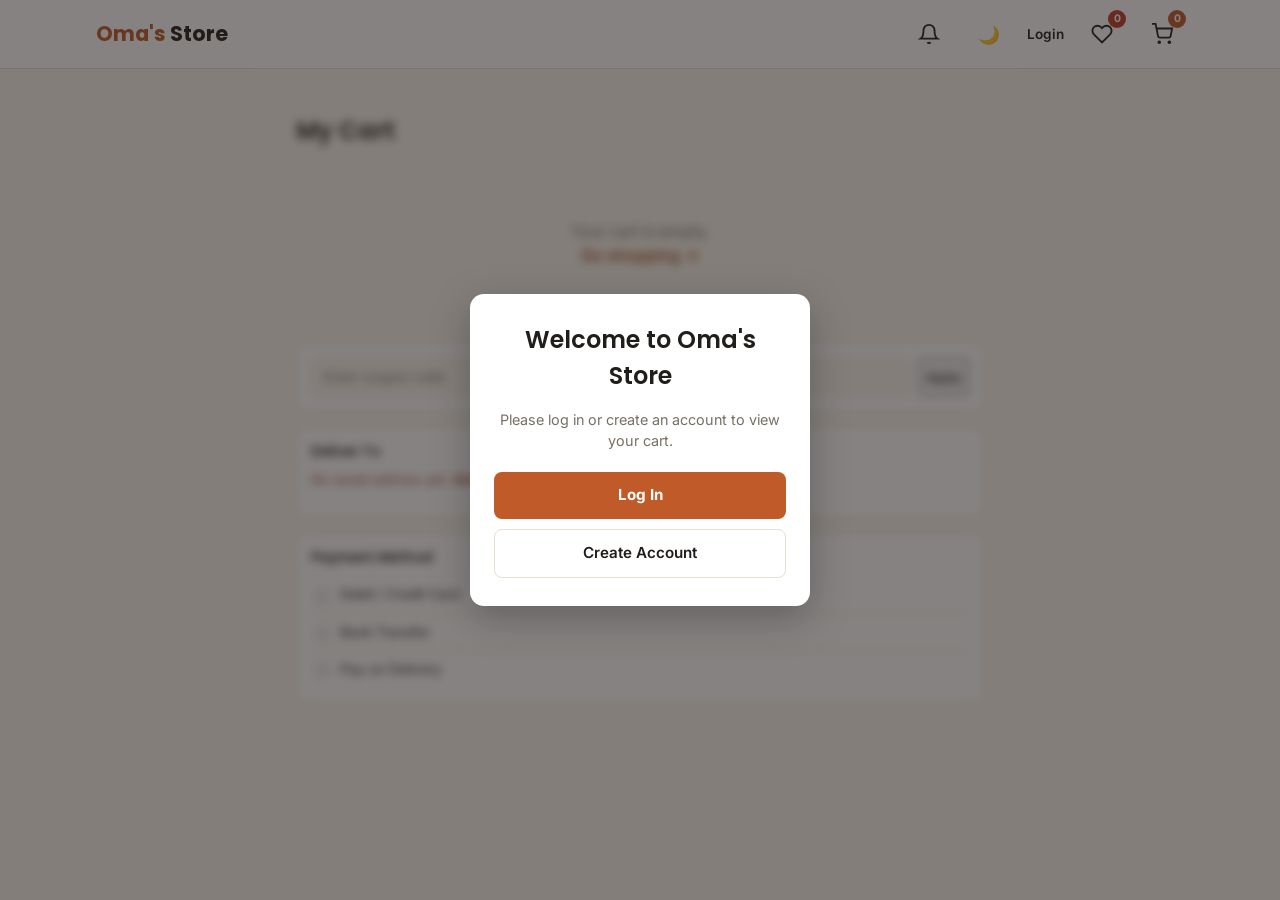
<file: cart.html>
<!DOCTYPE html>
<html lang="en">
<head>
<meta charset="UTF-8">
<meta name="viewport" content="width=device-width, initial-scale=1.0">
<title>My Cart — Oma's Store</title>
<link rel="stylesheet" href="style.css">
<link rel="preconnect" href="https://fonts.googleapis.com">
<link href="https://fonts.googleapis.com/css2?family=Inter:wght@400;600;700&family=Poppins:wght@600;700&display=swap" rel="stylesheet">
</head>
<body>

<header class="site-header">
  <div class="header-inner">
    <a href="index.html" class="logo">Oma's <span>Store</span></a>
    <div style="flex:1"></div>
    <div class="header-actions">
      <a href="notifications.html" class="icon-btn" aria-label="Notifications" style="position:relative;">
        <svg width="22" height="22" viewBox="0 0 24 24" fill="none" stroke="currentColor" stroke-width="2"><path d="M18 8a6 6 0 0 0-12 0c0 7-3 9-3 9h18s-3-2-3-9"></path><path d="M13.73 21a2 2 0 0 1-3.46 0"></path></svg>
        <span class="notif-count">0</span>
      </a>
      <button class="icon-btn theme-toggle" onclick="toggleTheme()" aria-label="Toggle dark mode" style="border:none; background:none; font-size:1.1rem;">🌙</button>
      <span class="account-link" id="account-label">Login</span>
      <a href="wishlist.html" class="icon-btn" aria-label="Wishlist">
        <svg width="22" height="22" viewBox="0 0 24 24" fill="none" stroke="currentColor" stroke-width="2"><path d="M20.84 4.61a5.5 5.5 0 0 0-7.78 0L12 5.67l-1.06-1.06a5.5 5.5 0 0 0-7.78 7.78l1.06 1.06L12 21.23l7.78-7.78 1.06-1.06a5.5 5.5 0 0 0 0-7.78z"></path></svg>
        <span class="wishlist-count">0</span>
      </a>
      <a href="cart.html" class="icon-btn" aria-label="Cart">
        <svg width="22" height="22" viewBox="0 0 24 24" fill="none" stroke="currentColor" stroke-width="2"><circle cx="9" cy="21" r="1"></circle><circle cx="20" cy="21" r="1"></circle><path d="M1 1h4l2.68 13.39a2 2 0 0 0 2 1.61h9.72a2 2 0 0 0 2-1.61L23 6H6"></path></svg>
        <span class="cart-count">0</span>
      </a>
    </div>
  </div>
</header>

<div id="gated-content">
  <div class="cart-wrap">
    <h2 style="padding-top:20px;">My Cart</h2>
    <div id="cart-items"></div>

    <div class="coupon-box">
      <div class="form-msg" id="coupon-msg"></div>
      <div style="display:flex; gap:8px;">
        <input type="text" id="coupon-input" placeholder="Enter coupon code" style="flex:1;">
        <button class="price-apply" id="coupon-apply-btn" onclick="applyCoupon()">Apply</button>
      </div>
      <div id="coupon-applied" style="display:none; align-items:center; justify-content:space-between; background:#E1F0E7; border-radius:8px; padding:8px 12px; font-size:0.85rem;">
        <span>Coupon <strong class="coupon-code-label"></strong> applied</span>
        <span class="link-action remove" onclick="removeCoupon()">Remove</span>
      </div>
    </div>

    <div id="points-box" style="display:none;">
      <div class="form-msg" id="points-msg"></div>
      <div id="points-input-row" style="display:flex; flex-direction:column; gap:8px;">
        <span id="points-balance-label" style="font-size:0.82rem; color:var(--muted);">You have 0 points</span>
        <div style="display:flex; gap:8px;">
          <input type="number" id="points-redeem-input" placeholder="Points to use (x100)" style="flex:1; border:1px solid var(--line); border-radius:8px; padding:8px 10px; background:var(--cream); color:var(--ink);">
          <button class="price-apply" onclick="applyPointsRedeem()">Apply</button>
        </div>
      </div>
      <div id="points-redeemed-row" style="display:none; align-items:center; justify-content:space-between; background:#E1F0E7; border-radius:8px; padding:8px 12px; font-size:0.85rem;">
        <span id="points-redeemed-label"></span>
        <span class="link-action remove" onclick="removePointsRedeem()">Remove</span>
      </div>
    </div>
    <p id="points-earn-preview" style="font-size:0.78rem; color:var(--muted); margin-top:6px;"></p>

    <div class="checkout-block" id="checkout-address"></div>
    <div class="checkout-block" id="checkout-payment"></div>
    <p class="checkout-warning" id="checkout-warn"></p>

    <div class="cart-summary" id="cart-summary">
      <div class="summary-row"><span>Subtotal</span><span id="sum-subtotal">₦0</span></div>
      <div class="summary-row" id="sum-discount-row" style="display:none;"><span>Discount</span><span id="sum-discount">₦0</span></div>
      <div class="summary-row"><span>Delivery</span><span id="sum-shipping">₦0</span></div>
      <div class="summary-row total"><span>Total</span><span id="sum-total">₦0</span></div>
      <button class="btn-primary" data-i18n="checkout" style="width:100%; border:none; margin-top:10px;" onclick="handleCheckout()">Checkout</button>
    </div>
  </div>
</div>

<!-- Login-required gate -->
<div class="gate-overlay" id="gate-overlay" style="display:none;">
  <div class="gate-box">
    <h2>Welcome to Oma's Store</h2>
    <p>Please log in or create an account to view your cart.</p>
    <a href="login.html" class="btn-primary">Log In</a>
    <a href="signup.html" class="btn-secondary">Create Account</a>
  </div>
</div>

<script src="script.js"></script>
</body>
</html>
</file>
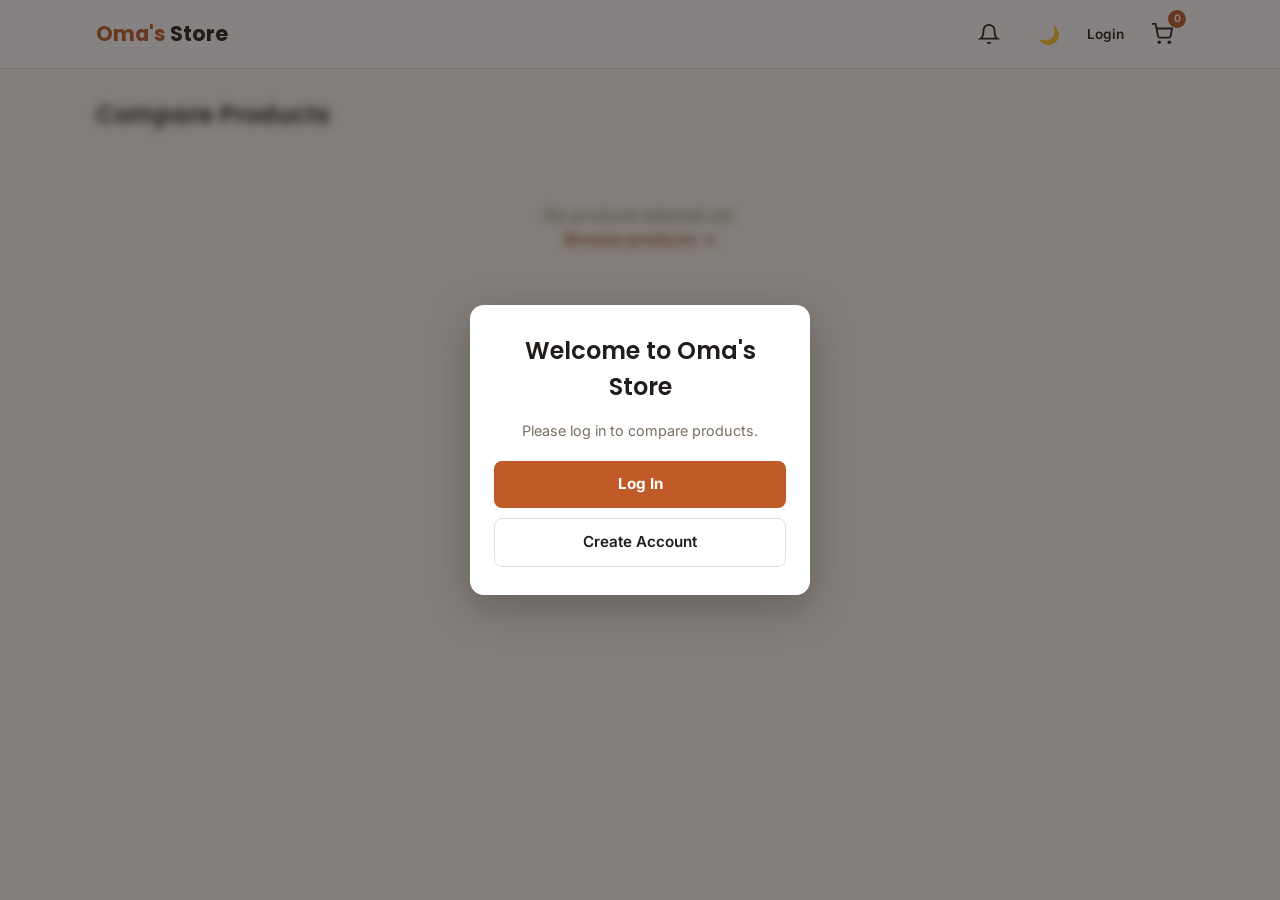
<file: compare.html>
<!DOCTYPE html>
<html lang="en">
<head>
<meta charset="UTF-8">
<meta name="viewport" content="width=device-width, initial-scale=1.0">
<title>Compare Products — Oma's Store</title>
<link rel="stylesheet" href="style.css">
<link rel="preconnect" href="https://fonts.googleapis.com">
<link href="https://fonts.googleapis.com/css2?family=Inter:wght@400;600;700&family=Poppins:wght@600;700&display=swap" rel="stylesheet">
</head>
<body>

<header class="site-header">
  <div class="header-inner">
    <a href="index.html" class="logo">Oma's <span>Store</span></a>
    <div style="flex:1"></div>
    <div class="header-actions">
      <a href="notifications.html" class="icon-btn" aria-label="Notifications" style="position:relative;">
        <svg width="22" height="22" viewBox="0 0 24 24" fill="none" stroke="currentColor" stroke-width="2"><path d="M18 8a6 6 0 0 0-12 0c0 7-3 9-3 9h18s-3-2-3-9"></path><path d="M13.73 21a2 2 0 0 1-3.46 0"></path></svg>
        <span class="notif-count">0</span>
      </a>
      <button class="icon-btn theme-toggle" onclick="toggleTheme()" aria-label="Toggle dark mode" style="border:none; background:none; font-size:1.1rem;">🌙</button>
      <span class="account-link" id="account-label">Login</span>
      <a href="cart.html" class="icon-btn" aria-label="Cart">
        <svg width="22" height="22" viewBox="0 0 24 24" fill="none" stroke="currentColor" stroke-width="2"><circle cx="9" cy="21" r="1"></circle><circle cx="20" cy="21" r="1"></circle><path d="M1 1h4l2.68 13.39a2 2 0 0 0 2 1.61h9.72a2 2 0 0 0 2-1.61L23 6H6"></path></svg>
        <span class="cart-count">0</span>
      </a>
    </div>
  </div>
</header>

<div id="gated-content">
  <div class="section-title" style="margin-top:20px;">
    <h2>Compare Products</h2>
  </div>
  <div id="compare-table"></div>
</div>

<!-- Login-required gate -->
<div class="gate-overlay" id="gate-overlay" style="display:none;">
  <div class="gate-box">
    <h2>Welcome to Oma's Store</h2>
    <p>Please log in to compare products.</p>
    <a href="login.html" class="btn-primary">Log In</a>
    <a href="signup.html" class="btn-secondary">Create Account</a>
  </div>
</div>

<script src="script.js"></script>
</body>
</html>
</file>
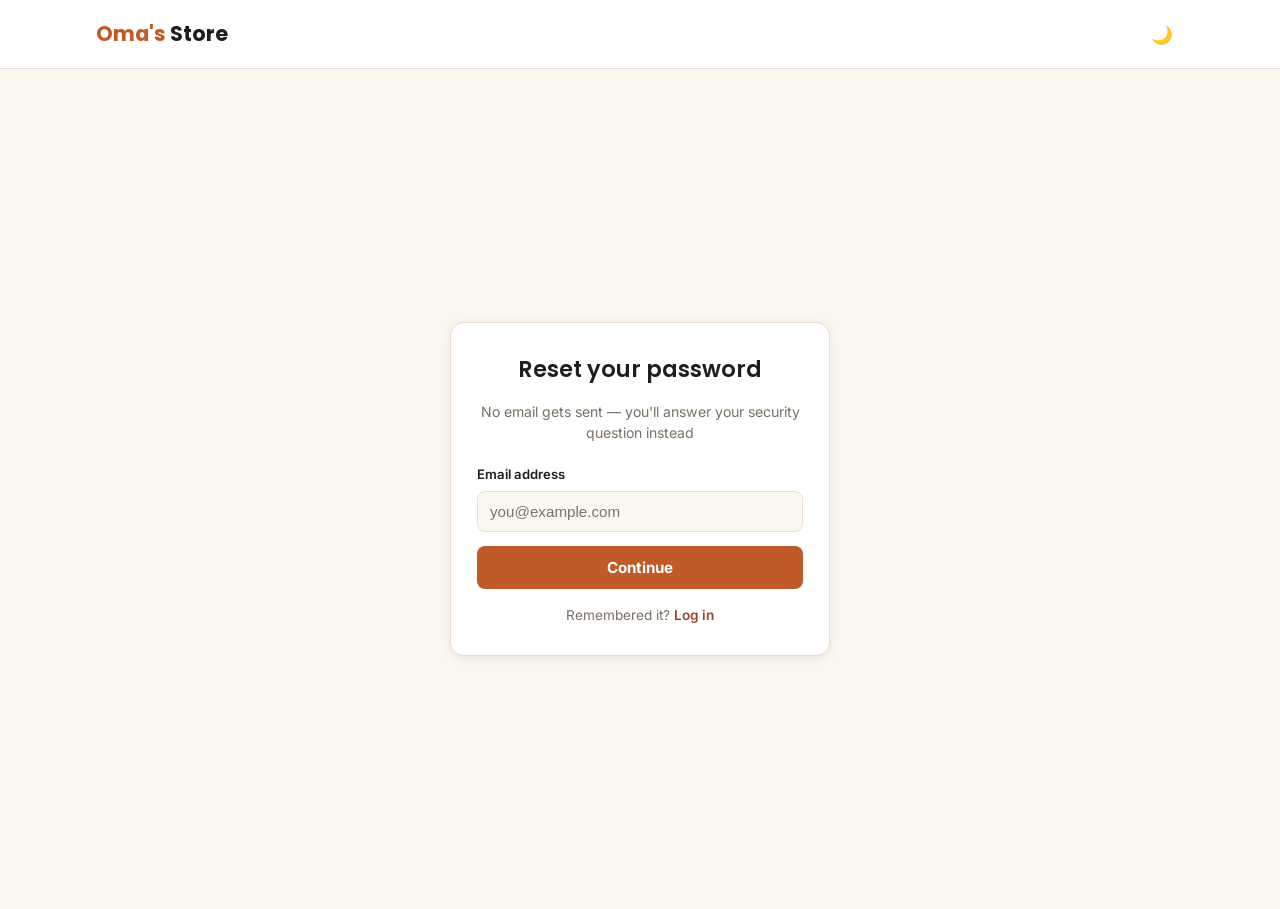
<file: forgot-password.html>
<!DOCTYPE html>
<html lang="en">
<head>
<meta charset="UTF-8">
<meta name="viewport" content="width=device-width, initial-scale=1.0">
<title>Forgot Password — Oma's Store</title>
<link rel="stylesheet" href="style.css">
<link rel="preconnect" href="https://fonts.googleapis.com">
<link href="https://fonts.googleapis.com/css2?family=Inter:wght@400;600;700&family=Poppins:wght@600;700&display=swap" rel="stylesheet">
</head>
<body>

<header class="site-header">
  <div class="header-inner">
    <a href="index.html" class="logo">Oma's <span>Store</span></a>
    <div style="flex:1"></div>
    <button class="icon-btn theme-toggle" onclick="toggleTheme()" aria-label="Toggle dark mode" style="border:none; background:none; font-size:1.1rem;">🌙</button>
  </div>
</header>

<div class="auth-wrap">
  <div class="auth-card">
    <h1>Reset your password</h1>
    <p class="sub">No email gets sent — you'll answer your security question instead</p>

    <!-- Step 1: email -->
    <div id="fp-step-1">
      <div class="form-msg" id="fp-msg1"></div>
      <form onsubmit="handleForgotStep1(event)">
        <div class="field">
          <label for="fp-email">Email address</label>
          <input type="email" id="fp-email" placeholder="you@example.com" required>
        </div>
        <button type="submit" class="submit-btn">Continue</button>
      </form>
    </div>

    <!-- Step 2: security question -->
    <div id="fp-step-2" style="display:none;">
      <div class="form-msg" id="fp-msg2"></div>
      <p id="fp-question-text" style="font-weight:600; margin-bottom:12px;"></p>
      <form onsubmit="handleForgotStep2(event)">
        <div class="field">
          <label for="fp-answer">Your answer</label>
          <input type="text" id="fp-answer" required>
        </div>
        <button type="submit" class="submit-btn">Verify</button>
      </form>
    </div>

    <!-- Step 3: new password -->
    <div id="fp-step-3" style="display:none;">
      <div class="form-msg" id="fp-msg3"></div>
      <form onsubmit="handleForgotStep3(event)">
        <div class="field">
          <label for="fp-new-pass">New password</label>
          <input type="password" id="fp-new-pass" placeholder="At least 4 characters" required>
        </div>
        <div class="field">
          <label for="fp-confirm-pass">Confirm new password</label>
          <input type="password" id="fp-confirm-pass" required>
        </div>
        <button type="submit" class="submit-btn">Reset Password</button>
      </form>
    </div>

    <div class="auth-switch">Remembered it? <a href="login.html">Log in</a></div>
  </div>
</div>

<script src="script.js"></script>
</body>
</html>
</file>
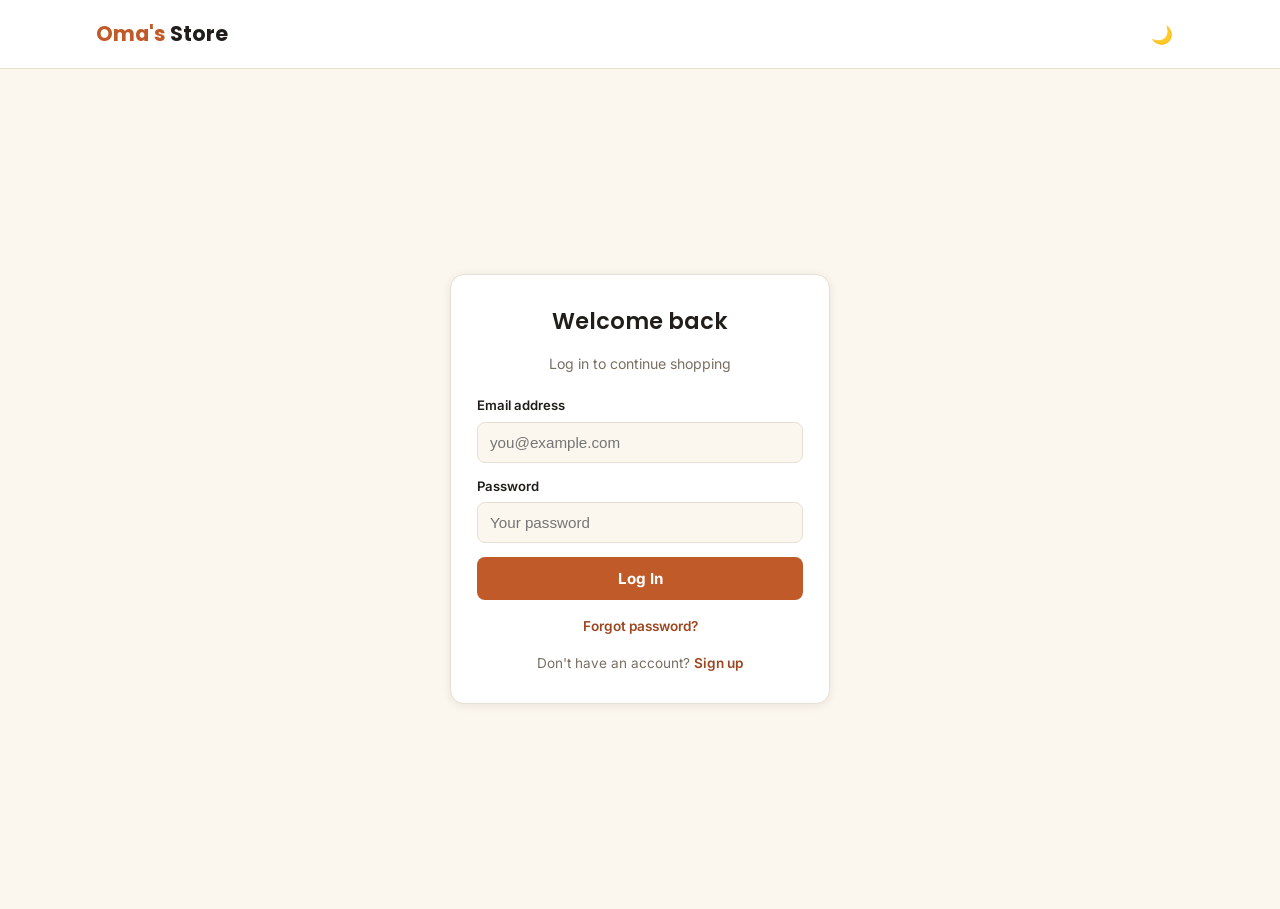
<file: login.html>
<!DOCTYPE html>
<html lang="en">
<head>
<meta charset="UTF-8">
<meta name="viewport" content="width=device-width, initial-scale=1.0">
<title>Log In — Oma's Store</title>
<link rel="stylesheet" href="style.css">
<link rel="preconnect" href="https://fonts.googleapis.com">
<link href="https://fonts.googleapis.com/css2?family=Inter:wght@400;600;700&family=Poppins:wght@600;700&display=swap" rel="stylesheet">
</head>
<body>

<header class="site-header">
  <div class="header-inner">
    <a href="index.html" class="logo">Oma's <span>Store</span></a>
    <div style="flex:1"></div>
    <button class="icon-btn theme-toggle" onclick="toggleTheme()" aria-label="Toggle dark mode" style="border:none; background:none; font-size:1.1rem;">🌙</button>
  </div>
</header>

<div class="auth-wrap">
  <div class="auth-card">
    <h1>Welcome back</h1>
    <p class="sub">Log in to continue shopping</p>

    <div class="form-msg" id="li-msg"></div>

    <form id="login-form" onsubmit="handleLogin(event)">
      <div class="field">
        <label for="li-email">Email address</label>
        <input type="email" id="li-email" placeholder="you@example.com" required>
      </div>
      <div class="field">
        <label for="li-password">Password</label>
        <input type="password" id="li-password" placeholder="Your password" required>
      </div>
      <button type="submit" class="submit-btn">Log In</button>
    </form>

    <div class="auth-switch"><a href="forgot-password.html">Forgot password?</a></div>
    <div class="auth-switch">Don't have an account? <a href="signup.html">Sign up</a></div>
  </div>
</div>

<script src="script.js"></script>
</body>
</html>
</file>
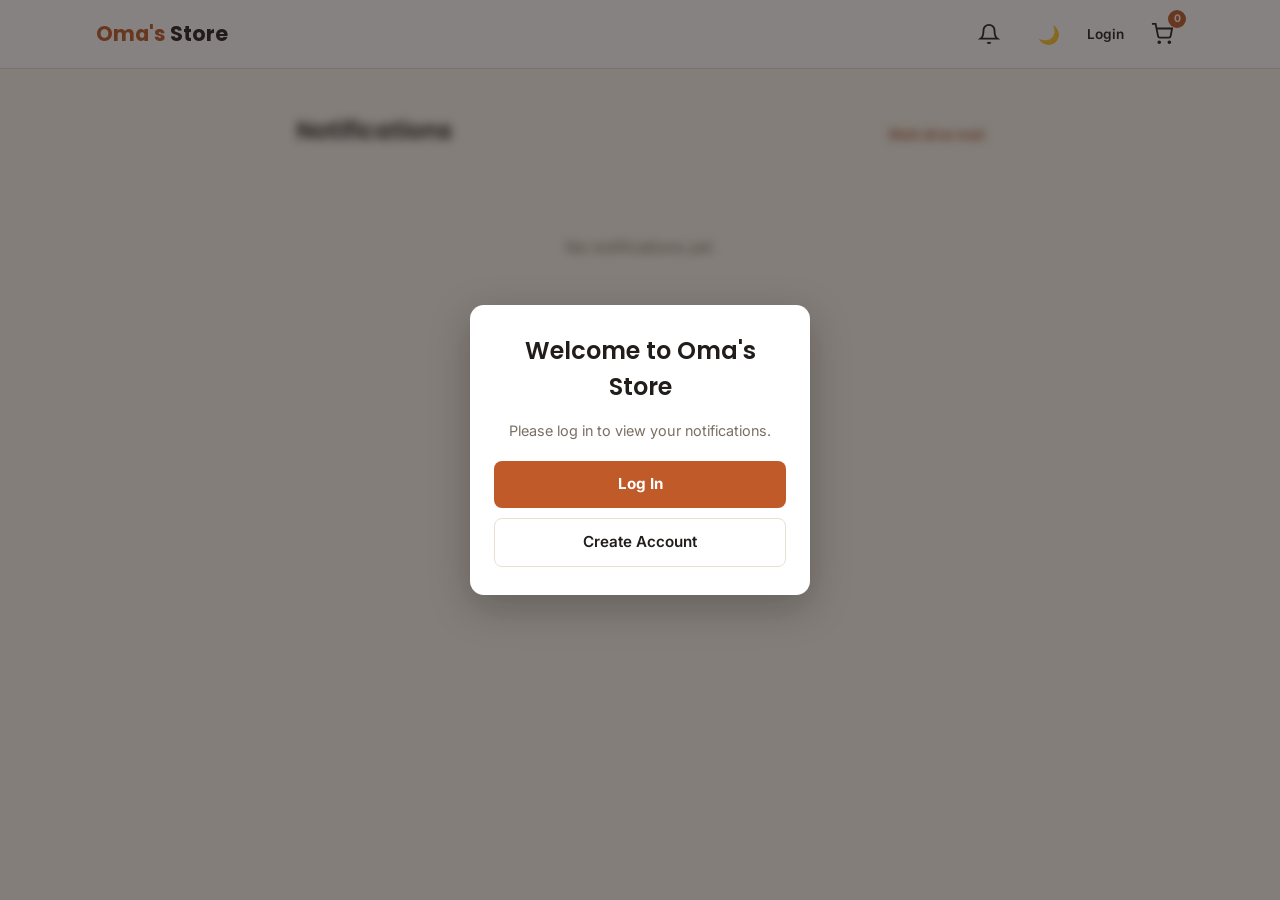
<file: notifications.html>
<!DOCTYPE html>
<html lang="en">
<head>
<meta charset="UTF-8">
<meta name="viewport" content="width=device-width, initial-scale=1.0">
<title>Notifications — Oma's Store</title>
<link rel="stylesheet" href="style.css">
<link rel="preconnect" href="https://fonts.googleapis.com">
<link href="https://fonts.googleapis.com/css2?family=Inter:wght@400;600;700&family=Poppins:wght@600;700&display=swap" rel="stylesheet">
</head>
<body>

<header class="site-header">
  <div class="header-inner">
    <a href="index.html" class="logo">Oma's <span>Store</span></a>
    <div style="flex:1"></div>
    <div class="header-actions">
      <a href="notifications.html" class="icon-btn" aria-label="Notifications" style="position:relative;">
        <svg width="22" height="22" viewBox="0 0 24 24" fill="none" stroke="currentColor" stroke-width="2"><path d="M18 8a6 6 0 0 0-12 0c0 7-3 9-3 9h18s-3-2-3-9"></path><path d="M13.73 21a2 2 0 0 1-3.46 0"></path></svg>
        <span class="notif-count">0</span>
      </a>
      <button class="icon-btn theme-toggle" onclick="toggleTheme()" aria-label="Toggle dark mode" style="border:none; background:none; font-size:1.1rem;">🌙</button>
      <span class="account-link" id="account-label">Login</span>
      <a href="cart.html" class="icon-btn" aria-label="Cart">
        <svg width="22" height="22" viewBox="0 0 24 24" fill="none" stroke="currentColor" stroke-width="2"><circle cx="9" cy="21" r="1"></circle><circle cx="20" cy="21" r="1"></circle><path d="M1 1h4l2.68 13.39a2 2 0 0 0 2 1.61h9.72a2 2 0 0 0 2-1.61L23 6H6"></path></svg>
        <span class="cart-count">0</span>
      </a>
    </div>
  </div>
</header>

<div id="gated-content">
  <div class="cart-wrap">
    <div class="section-title" style="max-width:720px; margin: 20px auto 0; padding:0;">
      <h2>Notifications</h2>
      <span class="link-action" onclick="markAllNotificationsRead()">Mark all as read</span>
    </div>
    <div id="notifications-list" style="margin-top:16px;"></div>
  </div>
</div>

<!-- Login-required gate -->
<div class="gate-overlay" id="gate-overlay" style="display:none;">
  <div class="gate-box">
    <h2>Welcome to Oma's Store</h2>
    <p>Please log in to view your notifications.</p>
    <a href="login.html" class="btn-primary">Log In</a>
    <a href="signup.html" class="btn-secondary">Create Account</a>
  </div>
</div>

<script src="script.js"></script>
</body>
</html>
</file>
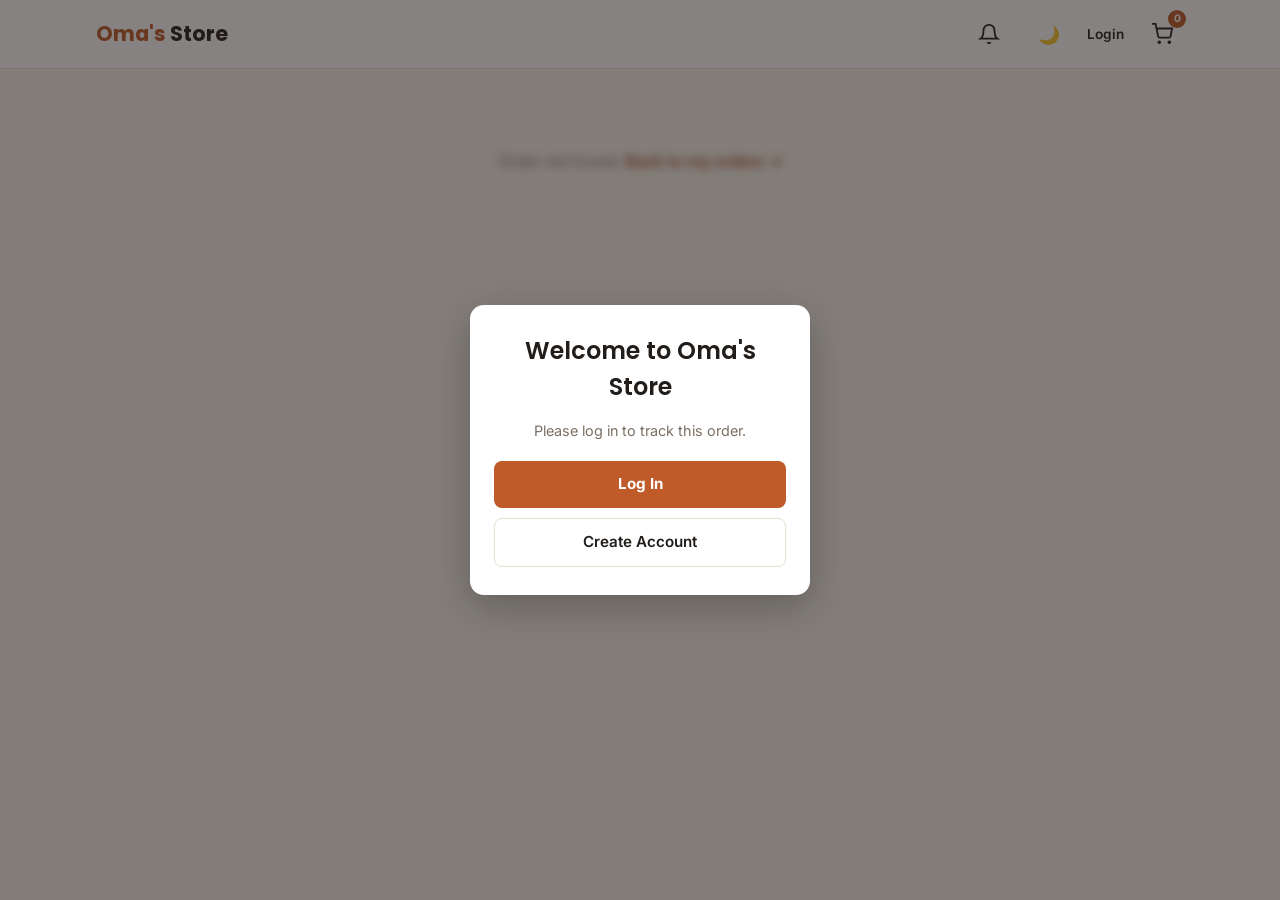
<file: order.html>
<!DOCTYPE html>
<html lang="en">
<head>
<meta charset="UTF-8">
<meta name="viewport" content="width=device-width, initial-scale=1.0">
<title>Track Order — Oma's Store</title>
<link rel="stylesheet" href="style.css">
<link rel="preconnect" href="https://fonts.googleapis.com">
<link href="https://fonts.googleapis.com/css2?family=Inter:wght@400;600;700&family=Poppins:wght@600;700&display=swap" rel="stylesheet">
</head>
<body>

<header class="site-header">
  <div class="header-inner">
    <a href="index.html" class="logo">Oma's <span>Store</span></a>
    <div style="flex:1"></div>
    <div class="header-actions">
      <a href="notifications.html" class="icon-btn" aria-label="Notifications" style="position:relative;">
        <svg width="22" height="22" viewBox="0 0 24 24" fill="none" stroke="currentColor" stroke-width="2"><path d="M18 8a6 6 0 0 0-12 0c0 7-3 9-3 9h18s-3-2-3-9"></path><path d="M13.73 21a2 2 0 0 1-3.46 0"></path></svg>
        <span class="notif-count">0</span>
      </a>
      <button class="icon-btn theme-toggle" onclick="toggleTheme()" aria-label="Toggle dark mode" style="border:none; background:none; font-size:1.1rem;">🌙</button>
      <span class="account-link" id="account-label">Login</span>
      <a href="cart.html" class="icon-btn" aria-label="Cart">
        <svg width="22" height="22" viewBox="0 0 24 24" fill="none" stroke="currentColor" stroke-width="2"><circle cx="9" cy="21" r="1"></circle><circle cx="20" cy="21" r="1"></circle><path d="M1 1h4l2.68 13.39a2 2 0 0 0 2 1.61h9.72a2 2 0 0 0 2-1.61L23 6H6"></path></svg>
        <span class="cart-count">0</span>
      </a>
    </div>
  </div>
</header>

<div id="gated-content">
  <div class="cart-wrap" id="order-detail"></div>
</div>

<!-- Login-required gate -->
<div class="gate-overlay" id="gate-overlay" style="display:none;">
  <div class="gate-box">
    <h2>Welcome to Oma's Store</h2>
    <p>Please log in to track this order.</p>
    <a href="login.html" class="btn-primary">Log In</a>
    <a href="signup.html" class="btn-secondary">Create Account</a>
  </div>
</div>

<script src="script.js"></script>
</body>
</html>
</file>
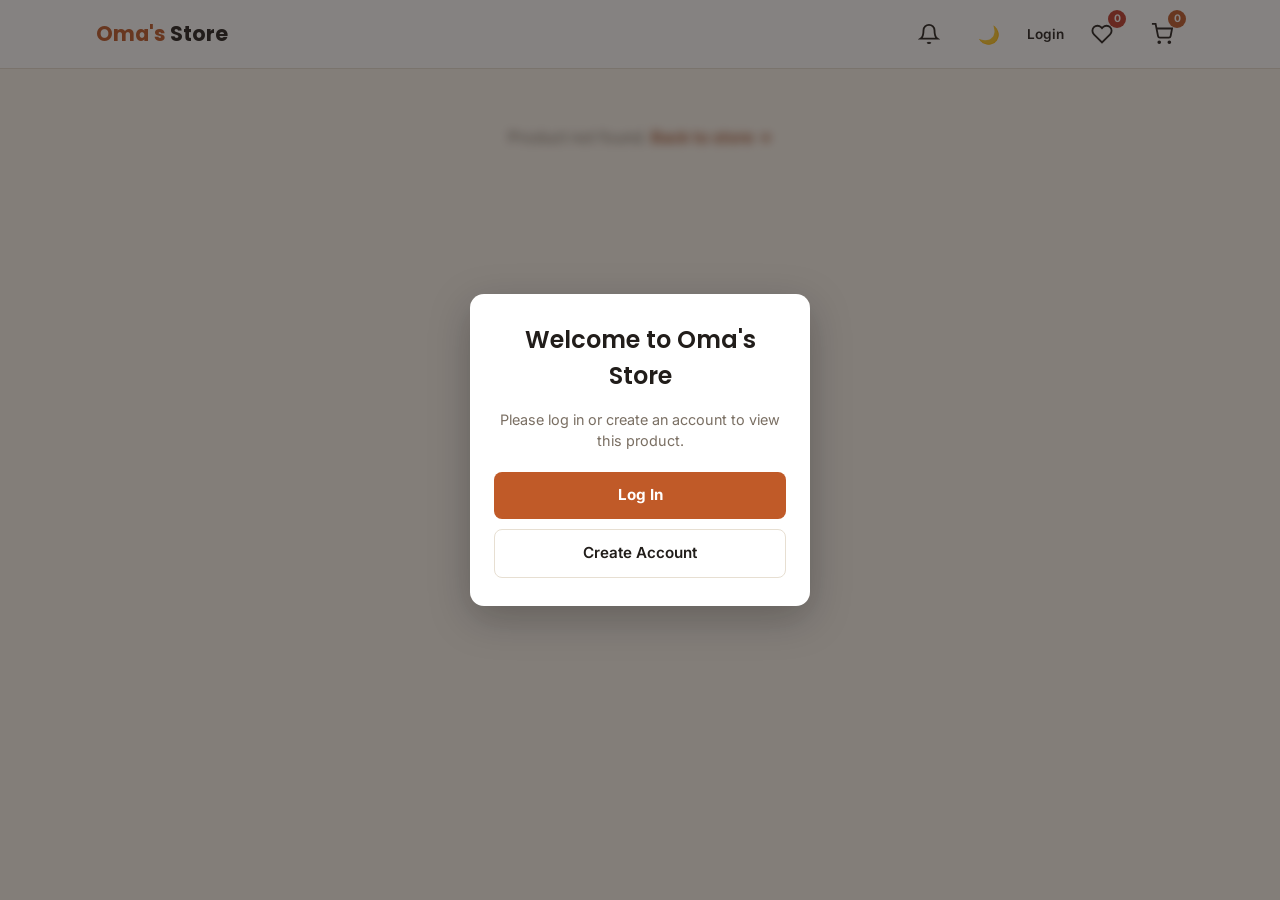
<file: product.html>
<!DOCTYPE html>
<html lang="en">
<head>
<meta charset="UTF-8">
<meta name="viewport" content="width=device-width, initial-scale=1.0">
<title>Product — Oma's Store</title>
<link rel="stylesheet" href="style.css">
<link rel="preconnect" href="https://fonts.googleapis.com">
<link href="https://fonts.googleapis.com/css2?family=Inter:wght@400;600;700&family=Poppins:wght@600;700&display=swap" rel="stylesheet">
</head>
<body>

<header class="site-header">
  <div class="header-inner">
    <a href="index.html" class="logo">Oma's <span>Store</span></a>
    <div style="flex:1"></div>
    <div class="header-actions">
      <a href="notifications.html" class="icon-btn" aria-label="Notifications" style="position:relative;">
        <svg width="22" height="22" viewBox="0 0 24 24" fill="none" stroke="currentColor" stroke-width="2"><path d="M18 8a6 6 0 0 0-12 0c0 7-3 9-3 9h18s-3-2-3-9"></path><path d="M13.73 21a2 2 0 0 1-3.46 0"></path></svg>
        <span class="notif-count">0</span>
      </a>
      <button class="icon-btn theme-toggle" onclick="toggleTheme()" aria-label="Toggle dark mode" style="border:none; background:none; font-size:1.1rem;">🌙</button>
      <span class="account-link" id="account-label">Login</span>
      <a href="wishlist.html" class="icon-btn" aria-label="Wishlist">
        <svg width="22" height="22" viewBox="0 0 24 24" fill="none" stroke="currentColor" stroke-width="2"><path d="M20.84 4.61a5.5 5.5 0 0 0-7.78 0L12 5.67l-1.06-1.06a5.5 5.5 0 0 0-7.78 7.78l1.06 1.06L12 21.23l7.78-7.78 1.06-1.06a5.5 5.5 0 0 0 0-7.78z"></path></svg>
        <span class="wishlist-count">0</span>
      </a>
      <a href="cart.html" class="icon-btn" aria-label="Cart">
        <svg width="22" height="22" viewBox="0 0 24 24" fill="none" stroke="currentColor" stroke-width="2"><circle cx="9" cy="21" r="1"></circle><circle cx="20" cy="21" r="1"></circle><path d="M1 1h4l2.68 13.39a2 2 0 0 0 2 1.61h9.72a2 2 0 0 0 2-1.61L23 6H6"></path></svg>
        <span class="cart-count">0</span>
      </a>
    </div>
  </div>
</header>

<div id="gated-content">
  <div id="product-detail"></div>
</div>

<!-- Login-required gate -->
<div class="gate-overlay" id="gate-overlay" style="display:none;">
  <div class="gate-box">
    <h2>Welcome to Oma's Store</h2>
    <p>Please log in or create an account to view this product.</p>
    <a href="login.html" class="btn-primary">Log In</a>
    <a href="signup.html" class="btn-secondary">Create Account</a>
  </div>
</div>

<script src="script.js"></script>
</body>
</html>
</file>
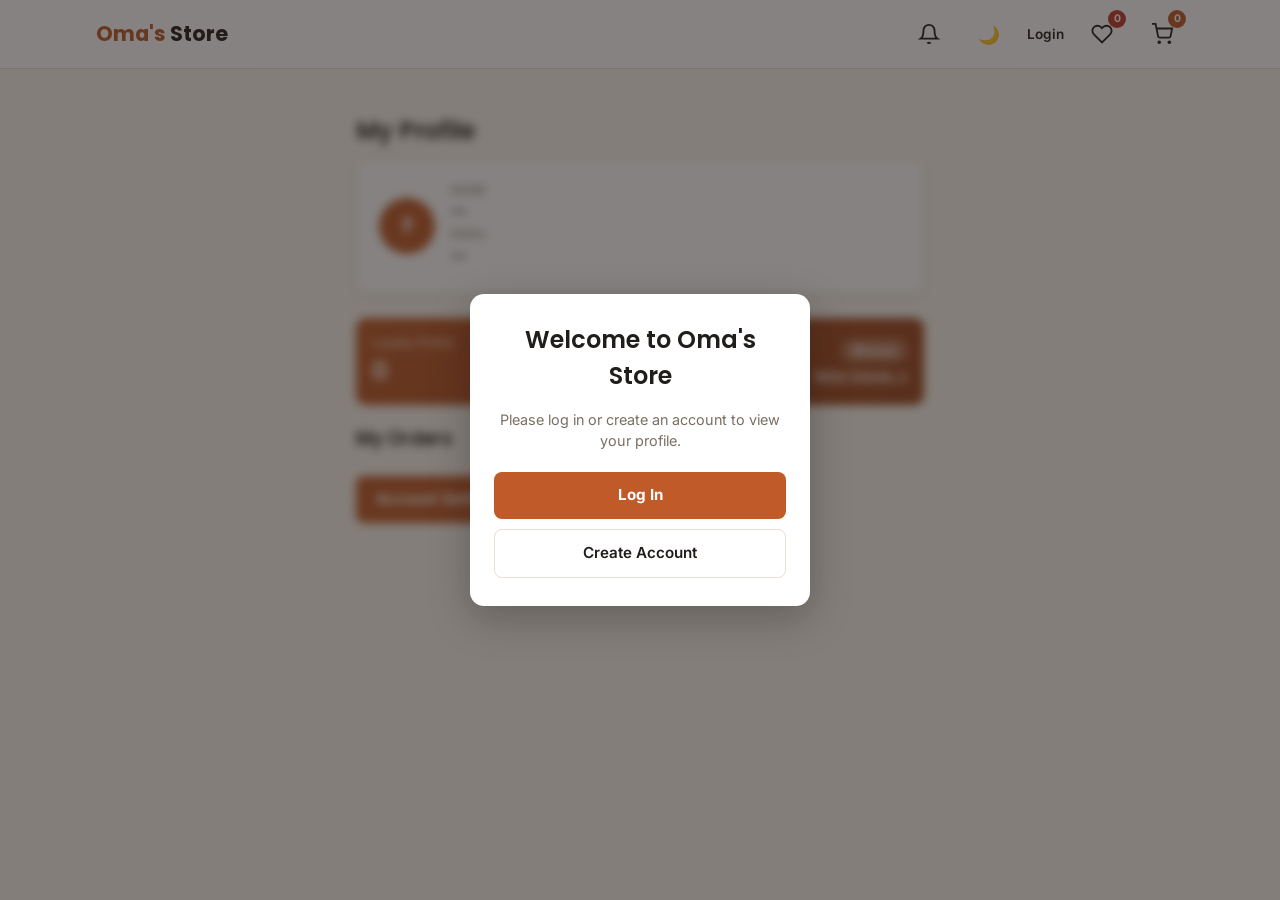
<file: profile.html>
<!DOCTYPE html>
<html lang="en">
<head>
<meta charset="UTF-8">
<meta name="viewport" content="width=device-width, initial-scale=1.0">
<title>My Profile — Oma's Store</title>
<link rel="stylesheet" href="style.css">
<link rel="preconnect" href="https://fonts.googleapis.com">
<link href="https://fonts.googleapis.com/css2?family=Inter:wght@400;600;700&family=Poppins:wght@600;700&display=swap" rel="stylesheet">
</head>
<body>

<header class="site-header">
  <div class="header-inner">
    <a href="index.html" class="logo">Oma's <span>Store</span></a>
    <div style="flex:1"></div>
    <div class="header-actions">
      <a href="notifications.html" class="icon-btn" aria-label="Notifications" style="position:relative;">
        <svg width="22" height="22" viewBox="0 0 24 24" fill="none" stroke="currentColor" stroke-width="2"><path d="M18 8a6 6 0 0 0-12 0c0 7-3 9-3 9h18s-3-2-3-9"></path><path d="M13.73 21a2 2 0 0 1-3.46 0"></path></svg>
        <span class="notif-count">0</span>
      </a>
      <button class="icon-btn theme-toggle" onclick="toggleTheme()" aria-label="Toggle dark mode" style="border:none; background:none; font-size:1.1rem;">🌙</button>
      <span class="account-link" id="account-label">Login</span>
      <a href="wishlist.html" class="icon-btn" aria-label="Wishlist">
        <svg width="22" height="22" viewBox="0 0 24 24" fill="none" stroke="currentColor" stroke-width="2"><path d="M20.84 4.61a5.5 5.5 0 0 0-7.78 0L12 5.67l-1.06-1.06a5.5 5.5 0 0 0-7.78 7.78l1.06 1.06L12 21.23l7.78-7.78 1.06-1.06a5.5 5.5 0 0 0 0-7.78z"></path></svg>
        <span class="wishlist-count">0</span>
      </a>
      <a href="cart.html" class="icon-btn" aria-label="Cart">
        <svg width="22" height="22" viewBox="0 0 24 24" fill="none" stroke="currentColor" stroke-width="2"><circle cx="9" cy="21" r="1"></circle><circle cx="20" cy="21" r="1"></circle><path d="M1 1h4l2.68 13.39a2 2 0 0 0 2 1.61h9.72a2 2 0 0 0 2-1.61L23 6H6"></path></svg>
        <span class="cart-count">0</span>
      </a>
    </div>
  </div>
</header>

<div id="gated-content">
  <div class="profile-wrap">
    <h2 style="padding-top:20px;">My Profile</h2>

    <div class="profile-card">
      <div class="profile-avatar" id="profile-avatar">?</div>
      <div>
        <div class="profile-field">
          <div class="label">Name</div>
          <div class="value" id="profile-name">—</div>
        </div>
        <div class="profile-field">
          <div class="label">Email</div>
          <div class="value" id="profile-email">—</div>
        </div>
      </div>
    </div>

    <div class="loyalty-card">
      <div>
        <div style="font-size:0.78rem; opacity:0.9;">Loyalty Points</div>
        <div class="points-num" id="profile-points">0</div>
      </div>
      <div style="text-align:right;">
        <span class="tier-badge" id="profile-tier">Bronze</span><br>
        <a href="referrals.html" style="color:#fff; font-size:0.78rem; font-weight:600; text-decoration:underline; margin-top:6px; display:inline-block;">Refer friends →</a>
      </div>
    </div>

    <h3>My Orders</h3>
    <div id="profile-orders"></div>

    <a href="settings.html" class="btn-primary" style="margin-top:16px; display:inline-block;">Account Settings</a>
    <a href="#" onclick="logout(); return false;" class="btn-secondary" style="margin-top:10px; margin-left:8px; display:inline-block;">Log out</a>
  </div>
</div>

<!-- Login-required gate -->
<div class="gate-overlay" id="gate-overlay" style="display:none;">
  <div class="gate-box">
    <h2>Welcome to Oma's Store</h2>
    <p>Please log in or create an account to view your profile.</p>
    <a href="login.html" class="btn-primary">Log In</a>
    <a href="signup.html" class="btn-secondary">Create Account</a>
  </div>
</div>

<script src="script.js"></script>
</body>
</html>
</file>
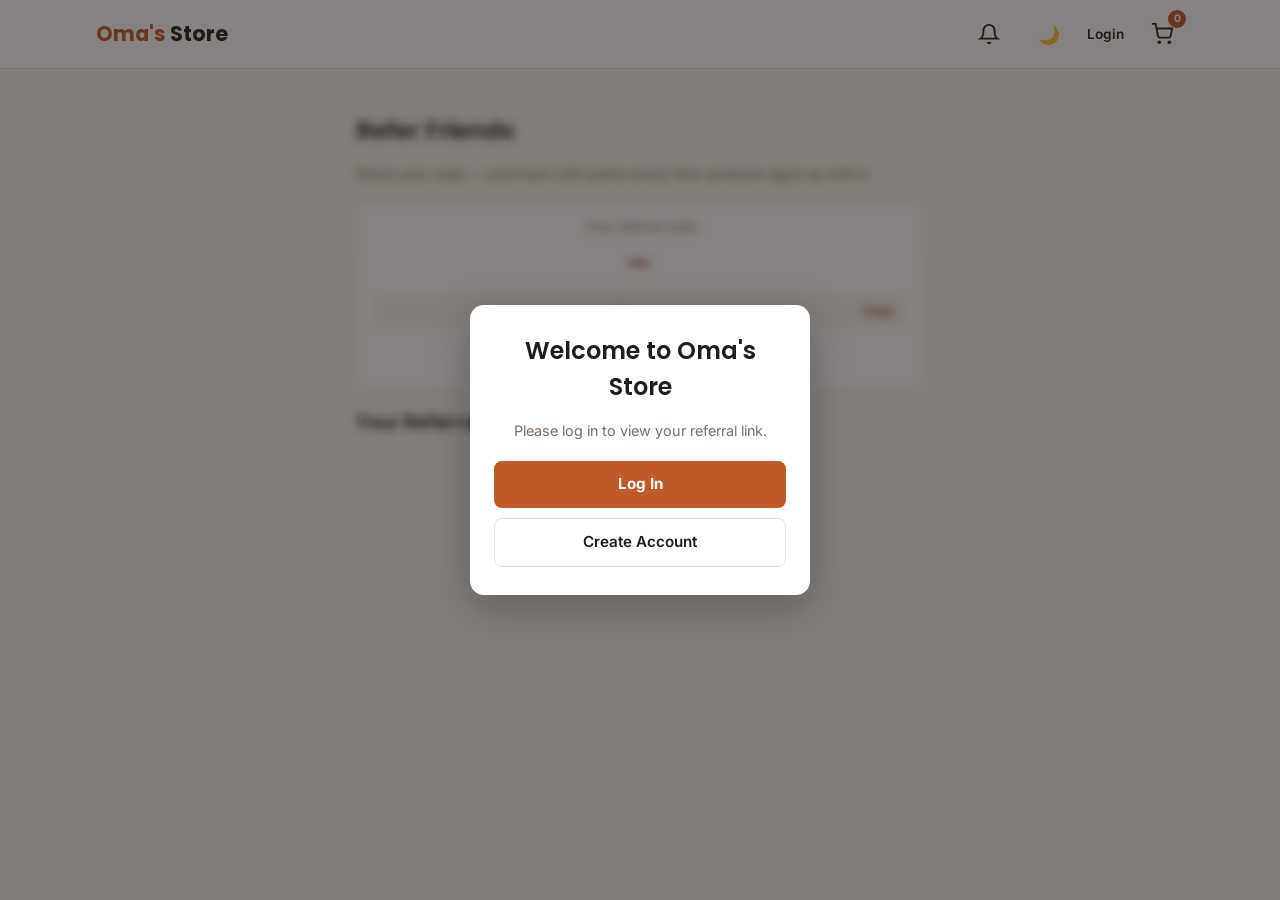
<file: referrals.html>
<!DOCTYPE html>
<html lang="en">
<head>
<meta charset="UTF-8">
<meta name="viewport" content="width=device-width, initial-scale=1.0">
<title>Refer Friends — Oma's Store</title>
<link rel="stylesheet" href="style.css">
<link rel="preconnect" href="https://fonts.googleapis.com">
<link href="https://fonts.googleapis.com/css2?family=Inter:wght@400;600;700&family=Poppins:wght@600;700&display=swap" rel="stylesheet">
</head>
<body>

<header class="site-header">
  <div class="header-inner">
    <a href="index.html" class="logo">Oma's <span>Store</span></a>
    <div style="flex:1"></div>
    <div class="header-actions">
      <a href="notifications.html" class="icon-btn" aria-label="Notifications" style="position:relative;">
        <svg width="22" height="22" viewBox="0 0 24 24" fill="none" stroke="currentColor" stroke-width="2"><path d="M18 8a6 6 0 0 0-12 0c0 7-3 9-3 9h18s-3-2-3-9"></path><path d="M13.73 21a2 2 0 0 1-3.46 0"></path></svg>
        <span class="notif-count">0</span>
      </a>
      <button class="icon-btn theme-toggle" onclick="toggleTheme()" aria-label="Toggle dark mode" style="border:none; background:none; font-size:1.1rem;">🌙</button>
      <span class="account-link" id="account-label">Login</span>
      <a href="cart.html" class="icon-btn" aria-label="Cart">
        <svg width="22" height="22" viewBox="0 0 24 24" fill="none" stroke="currentColor" stroke-width="2"><circle cx="9" cy="21" r="1"></circle><circle cx="20" cy="21" r="1"></circle><path d="M1 1h4l2.68 13.39a2 2 0 0 0 2 1.61h9.72a2 2 0 0 0 2-1.61L23 6H6"></path></svg>
        <span class="cart-count">0</span>
      </a>
    </div>
  </div>
</header>

<div id="gated-content">
  <div class="profile-wrap">
    <h2 style="padding-top:20px;">Refer Friends</h2>
    <p style="color:var(--muted); font-size:0.88rem; margin-bottom:16px;">Share your code — you'll earn 200 points every time someone signs up with it.</p>

    <div class="referral-box">
      <div style="font-size:0.8rem; color:var(--muted);">Your referral code</div>
      <div class="referral-code" id="referral-code">—</div>
      <div class="referral-link-box">
        <span id="referral-link" style="flex:1;">—</span>
        <span class="link-action" onclick="copyReferralLink()">Copy</span>
      </div>
      <p style="font-size:0.8rem; margin-top:12px; color:var(--muted);">Points balance: <strong id="referral-points-balance" style="color:var(--ink);">0</strong></p>
    </div>

    <h3>Your Referrals</h3>
    <div id="referral-list"></div>
  </div>
</div>

<!-- Login-required gate -->
<div class="gate-overlay" id="gate-overlay" style="display:none;">
  <div class="gate-box">
    <h2>Welcome to Oma's Store</h2>
    <p>Please log in to view your referral link.</p>
    <a href="login.html" class="btn-primary">Log In</a>
    <a href="signup.html" class="btn-secondary">Create Account</a>
  </div>
</div>

<script src="script.js"></script>
</body>
</html>
</file>
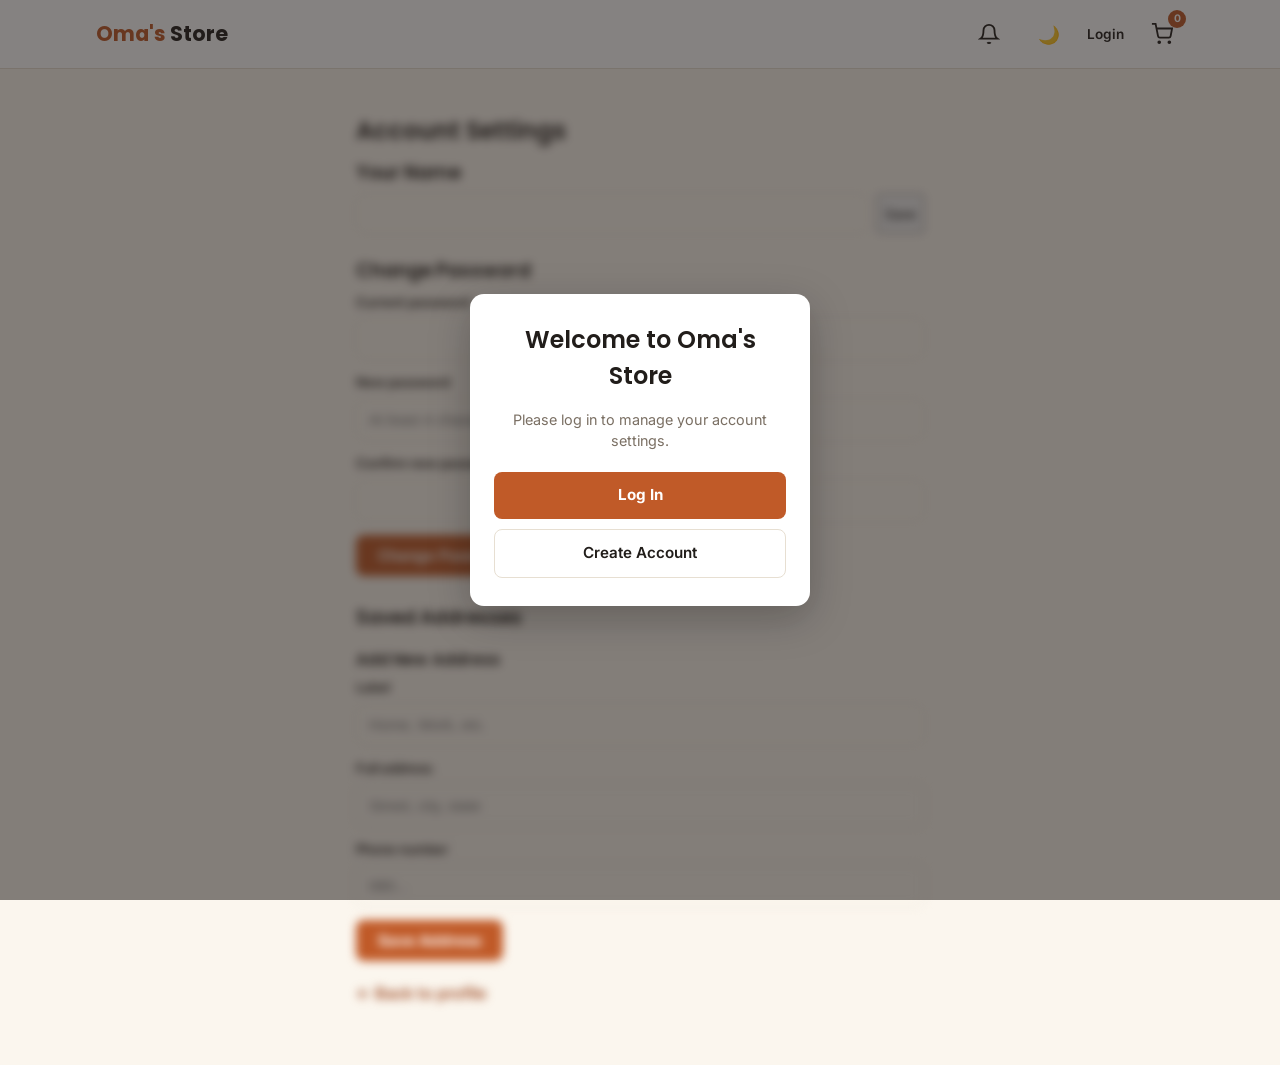
<file: settings.html>
<!DOCTYPE html>
<html lang="en">
<head>
<meta charset="UTF-8">
<meta name="viewport" content="width=device-width, initial-scale=1.0">
<title>Account Settings — Oma's Store</title>
<link rel="stylesheet" href="style.css">
<link rel="preconnect" href="https://fonts.googleapis.com">
<link href="https://fonts.googleapis.com/css2?family=Inter:wght@400;600;700&family=Poppins:wght@600;700&display=swap" rel="stylesheet">
</head>
<body>

<header class="site-header">
  <div class="header-inner">
    <a href="index.html" class="logo">Oma's <span>Store</span></a>
    <div style="flex:1"></div>
    <div class="header-actions">
      <a href="notifications.html" class="icon-btn" aria-label="Notifications" style="position:relative;">
        <svg width="22" height="22" viewBox="0 0 24 24" fill="none" stroke="currentColor" stroke-width="2"><path d="M18 8a6 6 0 0 0-12 0c0 7-3 9-3 9h18s-3-2-3-9"></path><path d="M13.73 21a2 2 0 0 1-3.46 0"></path></svg>
        <span class="notif-count">0</span>
      </a>
      <button class="icon-btn theme-toggle" onclick="toggleTheme()" aria-label="Toggle dark mode" style="border:none; background:none; font-size:1.1rem;">🌙</button>
      <span class="account-link" id="account-label">Login</span>
      <a href="cart.html" class="icon-btn" aria-label="Cart">
        <svg width="22" height="22" viewBox="0 0 24 24" fill="none" stroke="currentColor" stroke-width="2"><circle cx="9" cy="21" r="1"></circle><circle cx="20" cy="21" r="1"></circle><path d="M1 1h4l2.68 13.39a2 2 0 0 0 2 1.61h9.72a2 2 0 0 0 2-1.61L23 6H6"></path></svg>
        <span class="cart-count">0</span>
      </a>
    </div>
  </div>
</header>

<div id="gated-content">
  <div class="profile-wrap">
    <h2 style="padding-top:20px;">Account Settings</h2>

    <h3>Your Name</h3>
    <div class="form-msg" id="name-msg"></div>
    <form onsubmit="handleUpdateName(event)" style="display:flex; gap:8px; margin-bottom:24px;">
      <input type="text" id="set-name" style="flex:1; border:1px solid var(--line); border-radius:8px; padding:11px 12px; background:var(--cream);">
      <button type="submit" class="price-apply">Save</button>
    </form>

    <h3>Change Password</h3>
    <div class="form-msg" id="pass-msg"></div>
    <form id="password-form" onsubmit="handleChangePassword(event)">
      <div class="field">
        <label for="set-old-pass">Current password</label>
        <input type="password" id="set-old-pass" required>
      </div>
      <div class="field">
        <label for="set-new-pass">New password</label>
        <input type="password" id="set-new-pass" placeholder="At least 4 characters" required>
      </div>
      <div class="field">
        <label for="set-confirm-pass">Confirm new password</label>
        <input type="password" id="set-confirm-pass" required>
      </div>
      <button type="submit" class="submit-btn" style="width:auto; padding:11px 22px;">Change Password</button>
    </form>

    <h3 style="margin-top:28px;">Saved Addresses</h3>
    <div id="address-list"></div>

    <h4 style="margin-top:16px;">Add New Address</h4>
    <div class="form-msg" id="addr-msg"></div>
    <form id="address-form" onsubmit="handleAddAddress(event)">
      <div class="field">
        <label for="addr-label">Label</label>
        <input type="text" id="addr-label" placeholder="Home, Work, etc." required>
      </div>
      <div class="field">
        <label for="addr-full">Full address</label>
        <input type="text" id="addr-full" placeholder="Street, city, state" required>
      </div>
      <div class="field">
        <label for="addr-phone">Phone number</label>
        <input type="tel" id="addr-phone" placeholder="080..." required>
      </div>
      <button type="submit" class="submit-btn" style="width:auto; padding:11px 22px;">Save Address</button>
    </form>

    <a href="profile.html" style="display:inline-block; margin-top:20px; color:var(--clay-dark); font-weight:600;">← Back to profile</a>
  </div>
</div>

<!-- Login-required gate -->
<div class="gate-overlay" id="gate-overlay" style="display:none;">
  <div class="gate-box">
    <h2>Welcome to Oma's Store</h2>
    <p>Please log in to manage your account settings.</p>
    <a href="login.html" class="btn-primary">Log In</a>
    <a href="signup.html" class="btn-secondary">Create Account</a>
  </div>
</div>

<script src="script.js"></script>
</body>
</html>
</file>
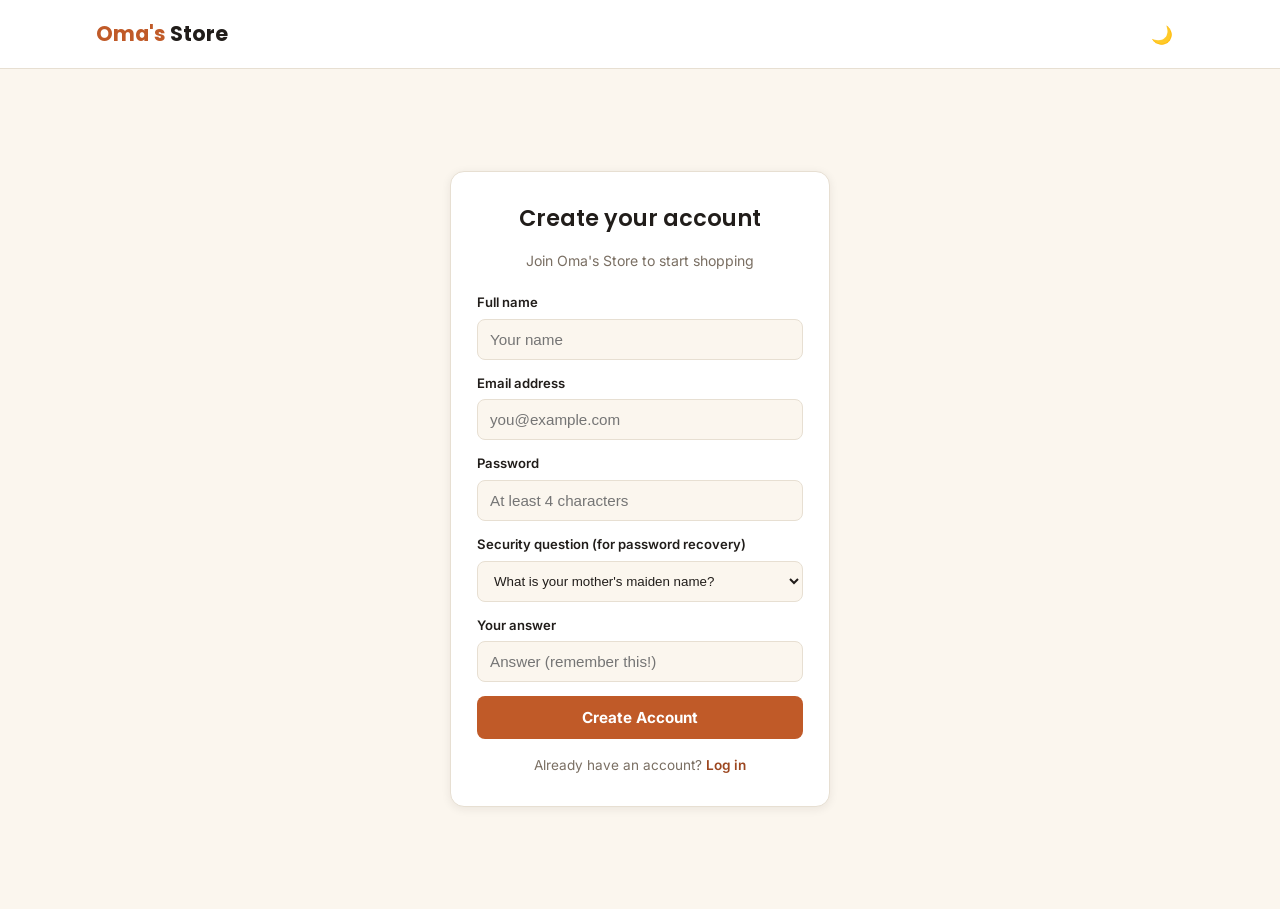
<file: signup.html>
<!DOCTYPE html>
<html lang="en">
<head>
<meta charset="UTF-8">
<meta name="viewport" content="width=device-width, initial-scale=1.0">
<title>Create Account — Oma's Store</title>
<link rel="stylesheet" href="style.css">
<link rel="preconnect" href="https://fonts.googleapis.com">
<link href="https://fonts.googleapis.com/css2?family=Inter:wght@400;600;700&family=Poppins:wght@600;700&display=swap" rel="stylesheet">
</head>
<body>

<header class="site-header">
  <div class="header-inner">
    <a href="index.html" class="logo">Oma's <span>Store</span></a>
    <div style="flex:1"></div>
    <button class="icon-btn theme-toggle" onclick="toggleTheme()" aria-label="Toggle dark mode" style="border:none; background:none; font-size:1.1rem;">🌙</button>
  </div>
</header>

<div class="auth-wrap">
  <div class="auth-card">
    <h1>Create your account</h1>
    <p class="sub">Join Oma's Store to start shopping</p>

    <div class="form-msg" id="su-msg"></div>

    <form id="signup-form" onsubmit="handleSignup(event)">
      <div class="field">
        <label for="su-name">Full name</label>
        <input type="text" id="su-name" placeholder="Your name" required>
      </div>
      <div class="field">
        <label for="su-email">Email address</label>
        <input type="email" id="su-email" placeholder="you@example.com" required>
      </div>
      <div class="field">
        <label for="su-password">Password</label>
        <input type="password" id="su-password" placeholder="At least 4 characters" required>
      </div>
      <div class="field">
        <label for="su-security-question">Security question (for password recovery)</label>
        <select id="su-security-question" style="width:100%; padding:11px 12px; border:1px solid var(--line); border-radius:8px; background:var(--cream); color:var(--ink);" required>
          <option value="What is your mother's maiden name?">What is your mother's maiden name?</option>
          <option value="What was the name of your first pet?">What was the name of your first pet?</option>
          <option value="What city were you born in?">What city were you born in?</option>
          <option value="What is your favorite food?">What is your favorite food?</option>
        </select>
      </div>
      <div class="field">
        <label for="su-security-answer">Your answer</label>
        <input type="text" id="su-security-answer" placeholder="Answer (remember this!)" required>
      </div>
      <button type="submit" class="submit-btn">Create Account</button>
    </form>

    <div class="auth-switch">Already have an account? <a href="login.html">Log in</a></div>
  </div>
</div>

<script src="script.js"></script>
</body>
</html>
</file>
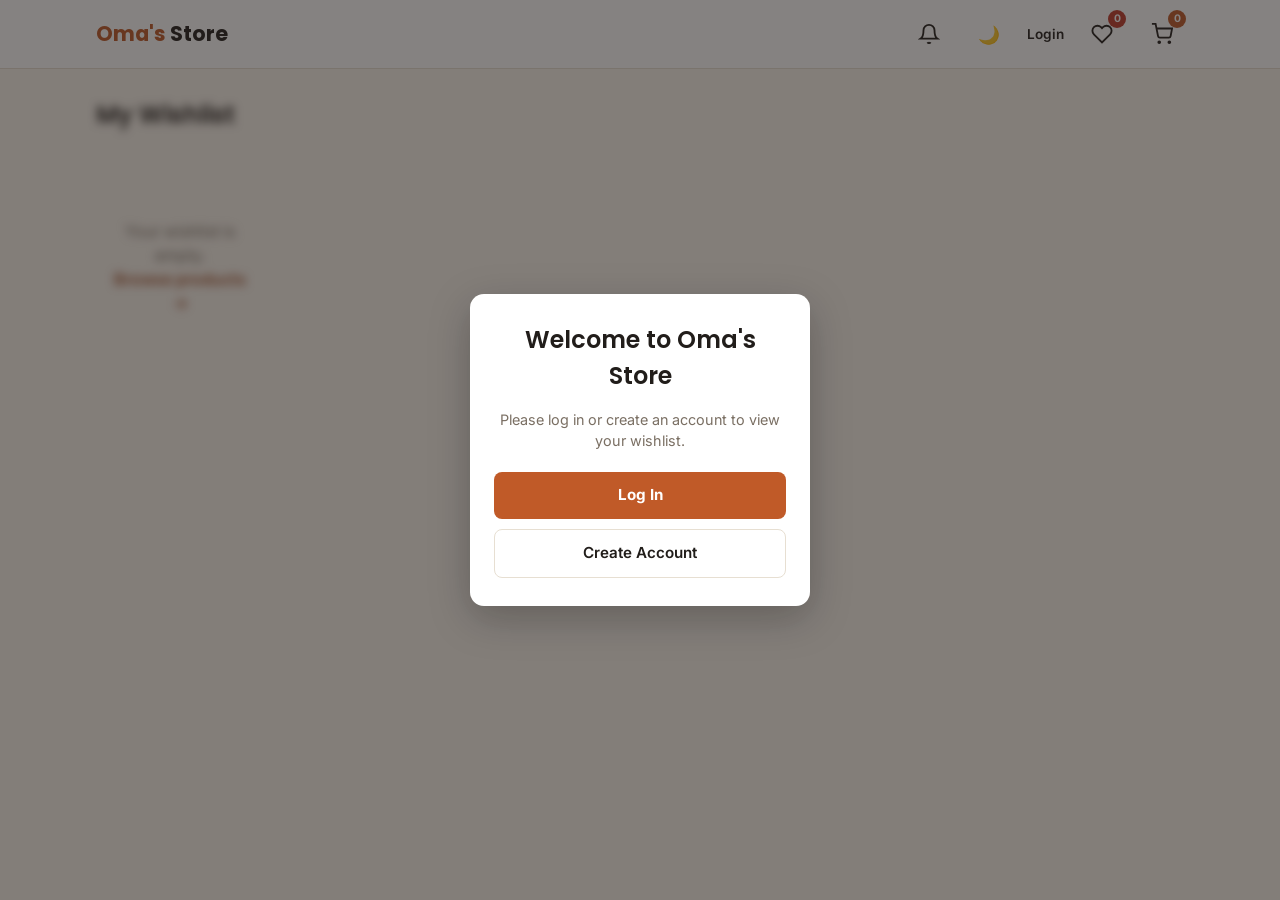
<file: wishlist.html>
<!DOCTYPE html>
<html lang="en">
<head>
<meta charset="UTF-8">
<meta name="viewport" content="width=device-width, initial-scale=1.0">
<title>My Wishlist — Oma's Store</title>
<link rel="stylesheet" href="style.css">
<link rel="preconnect" href="https://fonts.googleapis.com">
<link href="https://fonts.googleapis.com/css2?family=Inter:wght@400;600;700&family=Poppins:wght@600;700&display=swap" rel="stylesheet">
</head>
<body>

<header class="site-header">
  <div class="header-inner">
    <a href="index.html" class="logo">Oma's <span>Store</span></a>
    <div style="flex:1"></div>
    <div class="header-actions">
      <a href="notifications.html" class="icon-btn" aria-label="Notifications" style="position:relative;">
        <svg width="22" height="22" viewBox="0 0 24 24" fill="none" stroke="currentColor" stroke-width="2"><path d="M18 8a6 6 0 0 0-12 0c0 7-3 9-3 9h18s-3-2-3-9"></path><path d="M13.73 21a2 2 0 0 1-3.46 0"></path></svg>
        <span class="notif-count">0</span>
      </a>
      <button class="icon-btn theme-toggle" onclick="toggleTheme()" aria-label="Toggle dark mode" style="border:none; background:none; font-size:1.1rem;">🌙</button>
      <span class="account-link" id="account-label">Login</span>
      <a href="wishlist.html" class="icon-btn" aria-label="Wishlist">
        <svg width="22" height="22" viewBox="0 0 24 24" fill="none" stroke="currentColor" stroke-width="2"><path d="M20.84 4.61a5.5 5.5 0 0 0-7.78 0L12 5.67l-1.06-1.06a5.5 5.5 0 0 0-7.78 7.78l1.06 1.06L12 21.23l7.78-7.78 1.06-1.06a5.5 5.5 0 0 0 0-7.78z"></path></svg>
        <span class="wishlist-count">0</span>
      </a>
      <a href="cart.html" class="icon-btn" aria-label="Cart">
        <svg width="22" height="22" viewBox="0 0 24 24" fill="none" stroke="currentColor" stroke-width="2"><circle cx="9" cy="21" r="1"></circle><circle cx="20" cy="21" r="1"></circle><path d="M1 1h4l2.68 13.39a2 2 0 0 0 2 1.61h9.72a2 2 0 0 0 2-1.61L23 6H6"></path></svg>
        <span class="cart-count">0</span>
      </a>
    </div>
  </div>
</header>

<div id="gated-content">
  <div class="section-title" style="margin-top:20px;">
    <h2>My Wishlist</h2>
  </div>
  <div class="product-grid" id="wishlist-items"></div>
</div>

<!-- Login-required gate -->
<div class="gate-overlay" id="gate-overlay" style="display:none;">
  <div class="gate-box">
    <h2>Welcome to Oma's Store</h2>
    <p>Please log in or create an account to view your wishlist.</p>
    <a href="login.html" class="btn-primary">Log In</a>
    <a href="signup.html" class="btn-secondary">Create Account</a>
  </div>
</div>

<script src="script.js"></script>
</body>
</html>
</file>
<file: style.css>
/* ===========================================================
   Oma's Store — stylesheet (v2)
   Palette: clay (brand), ink (text), cream (bg), green (success)
   =========================================================== */

:root {
  --clay: #C05A28;
  --clay-dark: #9C4720;
  --ink: #211D1A;
  --cream: #FBF6EE;
  --card: #FFFFFF;
  --green: #2F6F4E;
  --muted: #7A6F63;
  --line: #E7DFD2;
  --radius: 10px;
  --shadow: 0 2px 10px rgba(33, 29, 26, 0.08);
}

/* Dark mode — overrides the same variables everything else already
   uses, so most components adapt automatically. A few hardcoded
   colors (placeholders, message boxes) get their own overrides
   below for readability. */
body.dark {
  --clay: #E07A45;
  --clay-dark: #C05A28;
  --ink: #F2ECE3;
  --cream: #17140F;
  --card: #221D17;
  --green: #4CA579;
  --muted: #A89A8C;
  --line: #3A332C;
  --shadow: 0 2px 10px rgba(0, 0, 0, 0.35);
}
body.dark .img-placeholder,
body.dark .product-img,
body.dark .cart-item .thumb,
body.dark .pd-gallery-main,
body.dark .pd-thumb {
  background: #2E2820;
}
body.dark .form-msg.success { background: #1F3D2C; color: #7CC79A; }
body.dark .form-msg.error { background: #3D211C; color: #E38A78; }
body.dark .coupon-applied, body.dark #coupon-applied { background: #1F3D2C; }
body.dark .order-success-banner { background: #1F3D2C; color: #7CC79A; }
body.dark .order-status-badge.stage-3 { background: #1F3D2C; }
body.dark .order-status-badge.stage-1, body.dark .order-status-badge.stage-2 { background: #3D2E14; color: #E0B85C; }
body.dark .default-tag { color: #17140F; }

* { box-sizing: border-box; }

html, body {
  margin: 0;
  padding: 0;
  background: var(--cream);
  color: var(--ink);
  font-family: 'Inter', -apple-system, BlinkMacSystemFont, sans-serif;
  font-size: 16px;
  line-height: 1.5;
  transition: background 0.2s ease, color 0.2s ease;
}

h1, h2, h3, h4 {
  font-family: 'Poppins', 'Inter', sans-serif;
  margin: 0 0 0.4em 0;
  font-weight: 600;
  color: var(--ink);
}

a { color: inherit; text-decoration: none; }
img { max-width: 100%; display: block; }
button { font-family: inherit; cursor: pointer; }

.container {
  width: 100%;
  max-width: 1120px;
  margin: 0 auto;
  padding: 0 16px;
}

/* ---------- Header ---------- */
header.site-header {
  background: var(--card);
  border-bottom: 1px solid var(--line);
  position: sticky;
  top: 0;
  z-index: 50;
}

.header-inner {
  display: flex;
  align-items: center;
  gap: 14px;
  padding: 12px 16px;
  max-width: 1120px;
  margin: 0 auto;
}

.logo {
  font-family: 'Poppins', sans-serif;
  font-weight: 700;
  font-size: 1.3rem;
  color: var(--clay);
  white-space: nowrap;
  flex-shrink: 0;
}
.logo span { color: var(--ink); }

.search-bar {
  position: relative;
  flex: 1;
  display: flex;
  align-items: center;
  background: var(--cream);
  border: 1px solid var(--line);
  border-radius: 999px;
  padding: 8px 14px;
  min-width: 0;
}
.search-bar input {
  border: none;
  background: transparent;
  outline: none;
  width: 100%;
  font-size: 0.95rem;
  color: var(--ink);
}
.search-bar svg { flex-shrink: 0; margin-right: 8px; color: var(--muted); }

.search-dropdown {
  display: none;
  position: absolute;
  top: calc(100% + 6px);
  left: 0;
  right: 0;
  background: var(--card);
  border: 1px solid var(--line);
  border-radius: 12px;
  box-shadow: var(--shadow);
  z-index: 60;
  max-height: 280px;
  overflow-y: auto;
}
.search-dd-header {
  display: flex;
  justify-content: space-between;
  align-items: center;
  padding: 8px 12px;
  font-size: 0.68rem;
  text-transform: uppercase;
  letter-spacing: 0.04em;
  color: var(--muted);
  border-bottom: 1px solid var(--line);
}
.search-dd-item {
  padding: 10px 12px;
  font-size: 0.85rem;
  cursor: pointer;
}
.search-dd-item:hover { background: var(--cream); }

.header-actions {
  display: flex;
  align-items: center;
  gap: 16px;
  flex-shrink: 0;
}

.icon-btn {
  position: relative;
  display: flex;
  align-items: center;
  justify-content: center;
  width: 44px;
  height: 44px;
  min-width: 44px;
  min-height: 44px;
  color: var(--ink);
}

.cart-count {
  position: absolute;
  top: -2px;
  right: -2px;
  background: var(--clay);
  color: #fff;
  font-size: 0.65rem;
  font-weight: 700;
  min-width: 18px;
  height: 18px;
  border-radius: 999px;
  display: flex;
  align-items: center;
  justify-content: center;
  padding: 0 4px;
}

.account-link {
  font-size: 0.85rem;
  font-weight: 600;
  white-space: nowrap;
}

/* ---------- Hero slideshow ---------- */
.hero-slider {
  position: relative;
  overflow: hidden;
  min-height: 220px;
}
.hero-slide {
  position: absolute;
  inset: 0;
  color: #fff;
  padding: 42px 16px;
  display: flex;
  align-items: center;
  opacity: 0;
  transition: opacity 0.5s ease;
  pointer-events: none;
}
.hero-slide.active { opacity: 1; pointer-events: auto; position: relative; }
.hero-inner {
  max-width: 1120px;
  margin: 0 auto;
  width: 100%;
  display: flex;
  align-items: center;
  justify-content: space-between;
  gap: 24px;
  flex-wrap: wrap;
}
.hero-slide h1 {
  color: #fff;
  font-size: clamp(1.4rem, 4vw, 2.2rem);
  max-width: 480px;
}
.hero-slide p {
  color: #FCE8D9;
  max-width: 440px;
  margin-bottom: 20px;
}
.hero-cta {
  display: inline-block;
  background: #fff;
  color: var(--clay-dark);
  font-weight: 700;
  padding: 12px 26px;
  border-radius: 999px;
  border: none;
  font-size: 0.95rem;
}
.hero-arrow {
  position: absolute;
  top: 50%;
  transform: translateY(-50%);
  background: rgba(255,255,255,0.25);
  color: #fff;
  border: none;
  width: 32px;
  height: 32px;
  border-radius: 999px;
  font-size: 1.3rem;
  line-height: 1;
  z-index: 5;
}
.hero-arrow.left { left: 10px; }
.hero-arrow.right { right: 10px; }
.hero-dots {
  position: absolute;
  bottom: 12px;
  left: 0;
  right: 0;
  display: flex;
  justify-content: center;
  gap: 6px;
  z-index: 5;
}
.hero-dot {
  width: 7px;
  height: 7px;
  border-radius: 999px;
  background: rgba(255,255,255,0.5);
}
.hero-dot.active { background: #fff; }

/* ---------- Deals / recently-viewed rail ---------- */
.deals-rail {
  display: flex;
  gap: 12px;
  overflow-x: auto;
  padding: 4px 16px 20px;
  max-width: 1120px;
  margin: 0 auto;
}
.deals-rail .product-card { min-width: 160px; max-width: 160px; flex-shrink: 0; }

/* ---------- Toast notification ---------- */
.toast {
  position: fixed;
  bottom: 20px;
  left: 50%;
  transform: translateX(-50%) translateY(20px);
  background: var(--ink);
  color: #fff;
  padding: 10px 18px;
  border-radius: 999px;
  font-size: 0.85rem;
  font-weight: 600;
  opacity: 0;
  pointer-events: none;
  transition: opacity 0.25s ease, transform 0.25s ease;
  z-index: 500;
  box-shadow: 0 6px 20px rgba(0,0,0,0.25);
}
.toast.show { opacity: 1; transform: translateX(-50%) translateY(0); }

/* ---------- Category chips ---------- */
.categories {
  display: flex;
  gap: 10px;
  overflow-x: auto;
  padding: 18px 16px;
  max-width: 1120px;
  margin: 0 auto;
}
.chip {
  flex-shrink: 0;
  background: var(--card);
  border: 1px solid var(--line);
  padding: 8px 16px;
  border-radius: 999px;
  font-size: 0.85rem;
  font-weight: 600;
  color: var(--ink);
}
.chip.active {
  background: var(--clay);
  border-color: var(--clay);
  color: #fff;
}

/* ---------- Product grid ---------- */
.section-title {
  padding: 8px 16px 0;
  max-width: 1120px;
  margin: 20px auto 0;
  display: flex;
  align-items: baseline;
  justify-content: space-between;
}
.section-title p { color: var(--muted); font-size: 0.85rem; }

.product-grid {
  display: grid;
  grid-template-columns: repeat(auto-fill, minmax(160px, 1fr));
  gap: 16px;
  padding: 16px;
  max-width: 1120px;
  margin: 0 auto;
}

.product-card {
  background: var(--card);
  border: 1px solid var(--line);
  border-radius: var(--radius);
  overflow: hidden;
  display: flex;
  flex-direction: column;
  box-shadow: var(--shadow);
}
.product-card .product-link {
  display: flex;
  flex-direction: column;
  flex: 1;
  color: inherit;
}
.product-card .add-to-cart { margin: 0 12px 8px; }

/* Image area: shows a soft placeholder with the product name
   until a real photo is added at the same file path — once a
   real image loads, it covers the placeholder automatically. */
.product-img {
  position: relative;
  aspect-ratio: 1 / 1;
  width: 100%;
  overflow: hidden;
  background: #F1EAE0;
}
.product-img .img-placeholder {
  position: absolute;
  inset: 0;
  display: flex;
  align-items: center;
  justify-content: center;
  text-align: center;
  padding: 10px;
  font-size: 0.72rem;
  color: var(--muted);
  background: #F1EAE0;
}
.product-img img {
  position: absolute;
  inset: 0;
  width: 100%;
  height: 100%;
  object-fit: cover;
}

.discount-badge {
  position: absolute;
  top: 8px;
  left: 8px;
  background: var(--green);
  color: #fff;
  font-size: 0.65rem;
  font-weight: 700;
  padding: 3px 7px;
  border-radius: 5px;
  z-index: 2;
}

.wish-btn {
  position: absolute;
  top: 8px;
  right: 8px;
  z-index: 3;
  width: 28px;
  height: 28px;
  border-radius: 999px;
  background: rgba(255,255,255,0.9);
  border: none;
  display: flex;
  align-items: center;
  justify-content: center;
  color: var(--ink);
}
.wish-btn.active { color: #C0392B; }

/* ---------- Sort & price filter bar ---------- */
.filter-bar {
  display: flex;
  flex-wrap: wrap;
  align-items: center;
  gap: 10px;
  padding: 0 16px 12px;
  max-width: 1120px;
  margin: 0 auto;
}
.filter-bar select, .filter-bar input {
  border: 1px solid var(--line);
  border-radius: 8px;
  padding: 8px 10px;
  font-size: 0.85rem;
  background: var(--card);
  color: var(--ink);
}
.filter-bar .price-range { display: flex; align-items: center; gap: 6px; }
.filter-bar .price-range input { width: 90px; }
.filter-bar .price-apply {
  background: var(--ink);
  color: #fff;
  border: none;
  padding: 8px 14px;
  border-radius: 8px;
  font-size: 0.82rem;
  font-weight: 600;
}
.wishlist-count {
  position: absolute;
  top: -2px;
  right: -2px;
  background: #C0392B;
  color: #fff;
  font-size: 0.65rem;
  font-weight: 700;
  min-width: 18px;
  height: 18px;
  border-radius: 999px;
  display: flex;
  align-items: center;
  justify-content: center;
  padding: 0 4px;
}

.product-info {
  padding: 10px 12px 12px;
  display: flex;
  flex-direction: column;
  gap: 4px;
  flex: 1;
}

.product-category {
  font-size: 0.68rem;
  text-transform: uppercase;
  letter-spacing: 0.04em;
  color: var(--muted);
  font-weight: 600;
}

.product-name {
  font-size: 0.88rem;
  font-weight: 600;
  line-height: 1.3;
  min-height: 2.3em;
}

.product-price {
  color: var(--clay-dark);
  font-weight: 700;
  font-size: 0.95rem;
}
.product-price .old {
  color: var(--muted);
  font-weight: 400;
  text-decoration: line-through;
  font-size: 0.78rem;
  margin-left: 6px;
}

.product-rating {
  color: #C9891C;
  font-size: 0.75rem;
}

.add-to-cart {
  margin-top: 8px;
  background: var(--ink);
  color: #fff;
  border: none;
  padding: 8px 10px;
  border-radius: 6px;
  font-size: 0.82rem;
  font-weight: 600;
}
.add-to-cart:active { transform: scale(0.98); }

/* ---------- Footer ---------- */
footer.site-footer {
  background: var(--ink);
  color: #D8D0C6;
  margin-top: 40px;
  padding: 32px 16px 20px;
}
.footer-inner {
  max-width: 1120px;
  margin: 0 auto;
  display: flex;
  flex-wrap: wrap;
  gap: 24px;
  justify-content: space-between;
}
.footer-col h4 { color: #fff; font-size: 0.95rem; }
.footer-col a, .footer-col p {
  display: block;
  font-size: 0.85rem;
  color: #B9AFA1;
  margin-bottom: 8px;
}
.footer-bottom {
  text-align: center;
  font-size: 0.75rem;
  color: #8B8175;
  border-top: 1px solid #3A342D;
  margin-top: 24px;
  padding-top: 16px;
}

/* ---------- Access gate (login-required overlay) ---------- */
.gate-blur {
  filter: blur(5px);
  pointer-events: none;
  user-select: none;
}
.gate-overlay {
  position: fixed;
  inset: 0;
  background: rgba(33, 29, 26, 0.55);
  display: flex;
  align-items: center;
  justify-content: center;
  z-index: 200;
  padding: 20px;
}
.gate-box {
  background: #fff;
  border-radius: 14px;
  padding: 28px 24px;
  max-width: 340px;
  width: 100%;
  text-align: center;
  box-shadow: 0 12px 40px rgba(0,0,0,0.25);
}
.gate-box h2 { margin-bottom: 6px; }
.gate-box p { color: var(--muted); font-size: 0.9rem; margin-bottom: 20px; }
.gate-box .btn-primary { width: 100%; margin-bottom: 10px; }
.gate-box .btn-secondary { width: 100%; }

/* ---------- Buttons (shared) ---------- */
.btn-primary {
  display: inline-block;
  background: var(--clay);
  color: #fff;
  border: none;
  padding: 12px 20px;
  border-radius: 8px;
  font-weight: 700;
  font-size: 0.95rem;
  text-align: center;
}
.btn-secondary {
  display: inline-block;
  background: transparent;
  color: var(--ink);
  border: 1px solid var(--line);
  padding: 12px 20px;
  border-radius: 8px;
  font-weight: 600;
  font-size: 0.95rem;
  text-align: center;
}

/* ---------- Auth pages (login / signup) ---------- */
.auth-wrap {
  min-height: calc(100vh - 60px);
  display: flex;
  align-items: center;
  justify-content: center;
  padding: 30px 16px;
}
.auth-card {
  background: var(--card);
  border: 1px solid var(--line);
  border-radius: 14px;
  padding: 30px 26px;
  width: 100%;
  max-width: 380px;
  box-shadow: var(--shadow);
}
.auth-card h1 { font-size: 1.4rem; text-align: center; }
.auth-card .sub { text-align: center; color: var(--muted); font-size: 0.88rem; margin-bottom: 22px; }

.field { margin-bottom: 14px; }
.field label {
  display: block;
  font-size: 0.82rem;
  font-weight: 600;
  margin-bottom: 6px;
}
.field input {
  width: 100%;
  padding: 11px 12px;
  border: 1px solid var(--line);
  border-radius: 8px;
  font-size: 0.95rem;
  outline: none;
  background: var(--cream);
}
.field input:focus { border-color: var(--clay); }

.form-msg {
  font-size: 0.82rem;
  margin-bottom: 12px;
  padding: 8px 10px;
  border-radius: 6px;
  display: none;
}
.form-msg.show { display: block; }
.form-msg.error { background: #FBE4E0; color: #9C3A28; }
.form-msg.success { background: #E1F0E7; color: var(--green); }

.auth-switch {
  text-align: center;
  font-size: 0.85rem;
  margin-top: 16px;
  color: var(--muted);
}
.auth-switch a { color: var(--clay-dark); font-weight: 600; }

.submit-btn {
  width: 100%;
  background: var(--clay);
  color: #fff;
  border: none;
  padding: 12px;
  border-radius: 8px;
  font-weight: 700;
  font-size: 0.95rem;
}

/* ---------- Profile page ---------- */
.profile-wrap { max-width: 600px; margin: 0 auto; padding: 24px 16px 60px; }
.profile-card {
  background: var(--card);
  border: 1px solid var(--line);
  border-radius: var(--radius);
  padding: 22px;
  display: flex;
  align-items: center;
  gap: 16px;
  margin-bottom: 24px;
  box-shadow: var(--shadow);
}
.profile-avatar {
  width: 56px;
  height: 56px;
  border-radius: 999px;
  background: var(--clay);
  color: #fff;
  font-family: 'Poppins', sans-serif;
  font-weight: 700;
  font-size: 1.3rem;
  display: flex;
  align-items: center;
  justify-content: center;
  flex-shrink: 0;
}
.profile-field { margin-bottom: 4px; }
.profile-field .label { font-size: 0.72rem; text-transform: uppercase; letter-spacing: 0.04em; color: var(--muted); }
.profile-field .value { font-weight: 600; font-size: 0.98rem; }

.order-card {
  background: var(--card);
  border: 1px solid var(--line);
  border-radius: var(--radius);
  padding: 14px;
  margin-bottom: 12px;
}
.order-card-top { display: flex; justify-content: space-between; font-size: 0.82rem; color: var(--muted); margin-bottom: 6px; }
.order-id { font-weight: 700; color: var(--ink); }
.order-items { font-size: 0.85rem; margin-bottom: 8px; }
.order-total { font-weight: 700; color: var(--clay-dark); }

/* ---------- Product detail page ---------- */
.pd-top {
  max-width: 700px;
  margin: 0 auto;
  padding: 16px;
  display: flex;
  flex-direction: column;
  gap: 16px;
}
.pd-gallery { max-width: 320px; margin: 0 auto; width: 100%; }
.pd-gallery-main {
  position: relative;
  aspect-ratio: 1/1;
  border-radius: var(--radius);
  overflow: hidden;
  background: #F1EAE0;
}
.pd-gallery-main .img-placeholder {
  position: absolute; inset: 0;
  display: flex; align-items: center; justify-content: center;
  text-align: center; padding: 10px; font-size: 0.78rem; color: var(--muted);
}
.pd-gallery-main img {
  position: absolute; inset: 0;
  width: 100%; height: 100%; object-fit: cover;
}
.gallery-arrow {
  position: absolute;
  top: 50%;
  transform: translateY(-50%);
  background: rgba(255,255,255,0.85);
  border: none;
  width: 30px;
  height: 30px;
  border-radius: 999px;
  font-size: 1.2rem;
  line-height: 1;
  z-index: 4;
}
.gallery-arrow.left { left: 8px; }
.gallery-arrow.right { right: 8px; }
.pd-gallery-thumbs {
  display: flex;
  gap: 8px;
  margin-top: 8px;
  justify-content: center;
}
.pd-thumb {
  width: 50px;
  height: 50px;
  border-radius: 8px;
  overflow: hidden;
  border: 2px solid transparent;
  background: #F1EAE0;
}
.pd-thumb img { width: 100%; height: 100%; object-fit: cover; }
.pd-thumb.active { border-color: var(--clay); }
.pd-top .product-img { border-radius: var(--radius); aspect-ratio: 1/1; max-width: 320px; margin: 0 auto; }
.pd-info h1 { font-size: 1.2rem; margin-top: 4px; }
.pd-price { color: var(--clay-dark); font-weight: 700; font-size: 1.3rem; margin: 8px 0; }
.pd-price .old { color: var(--muted); font-weight: 400; text-decoration: line-through; font-size: 0.9rem; margin-left: 8px; }
.pd-desc { color: var(--muted); font-size: 0.9rem; margin-bottom: 16px; line-height: 1.5; }

.pd-reviews { max-width: 700px; margin: 0 auto; padding: 0 16px 60px; }
.review-card {
  background: var(--card);
  border: 1px solid var(--line);
  border-radius: var(--radius);
  padding: 12px;
  margin-bottom: 10px;
}
.review-top { display: flex; justify-content: space-between; margin-bottom: 4px; }
.review-name { font-weight: 600; font-size: 0.88rem; }
.review-stars { color: #C9891C; font-size: 0.85rem; }
.review-comment { font-size: 0.88rem; margin-bottom: 4px; }
.review-date { font-size: 0.72rem; color: var(--muted); }

.star-picker { font-size: 1.6rem; color: var(--line); margin: 10px 0; }
.star-picker .star { cursor: pointer; }
.star-picker .star.selected { color: #C9891C; }

.pd-reviews textarea {
  width: 100%;
  border: 1px solid var(--line);
  border-radius: 8px;
  padding: 10px;
  font-family: inherit;
  font-size: 0.9rem;
  background: var(--cream);
  margin-bottom: 10px;
  resize: vertical;
}

/* ---------- Order tracking ---------- */
.tracker {
  display: flex;
  justify-content: space-between;
  position: relative;
  padding: 0 8px;
}
.tracker::before {
  content: "";
  position: absolute;
  top: 15px;
  left: 30px;
  right: 30px;
  height: 2px;
  background: var(--line);
  z-index: 0;
}
.tracker-step {
  position: relative;
  z-index: 1;
  display: flex;
  flex-direction: column;
  align-items: center;
  gap: 6px;
  flex: 1;
}
.tracker-dot {
  width: 30px;
  height: 30px;
  border-radius: 999px;
  background: var(--card);
  border: 2px solid var(--line);
  color: var(--muted);
  display: flex;
  align-items: center;
  justify-content: center;
  font-size: 0.8rem;
  font-weight: 700;
}
.tracker-step.done .tracker-dot {
  background: var(--green);
  border-color: var(--green);
  color: #fff;
}
.tracker-label { font-size: 0.68rem; text-align: center; color: var(--muted); max-width: 70px; }
.tracker-step.done .tracker-label { color: var(--ink); font-weight: 600; }

.order-status-badge {
  font-size: 0.7rem;
  font-weight: 700;
  padding: 3px 9px;
  border-radius: 999px;
  background: #F1EAE0;
  color: var(--muted);
}
.order-status-badge.stage-3 { background: #E1F0E7; color: var(--green); }
.order-status-badge.stage-1, .order-status-badge.stage-2 { background: #FDECD2; color: #9C6A1C; }

.order-success-banner {
  background: #E1F0E7;
  color: var(--green);
  font-weight: 700;
  text-align: center;
  padding: 12px;
  border-radius: 10px;
  margin-top: 16px;
}

/* ---------- Checkout: address & payment ---------- */
.checkout-block {
  background: var(--card);
  border: 1px solid var(--line);
  border-radius: var(--radius);
  padding: 14px;
  margin-top: 16px;
}
.checkout-block h4 { font-size: 0.85rem; margin-bottom: 8px; }
.checkout-block .change-link { float: right; font-size: 0.78rem; font-weight: 600; color: var(--clay-dark); cursor: pointer; }
.radio-option {
  display: flex;
  align-items: center;
  gap: 8px;
  padding: 8px 0;
  font-size: 0.85rem;
  border-bottom: 1px solid var(--line);
}
.radio-option:last-child { border-bottom: none; }
.checkout-warning { color: #9C3A28; font-size: 0.8rem; margin-top: 6px; }

.product-card .add-to-cart { margin: 0 12px 8px; }
.compare-toggle {
  margin: 0 12px 12px;
  background: none;
  border: 1px solid var(--line);
  color: var(--muted);
  padding: 6px 10px;
  border-radius: 6px;
  font-size: 0.75rem;
  font-weight: 600;
}
.compare-toggle.active { border-color: var(--clay); color: var(--clay-dark); }

/* ---------- Compare bar & page ---------- */
.compare-bar {
  position: fixed;
  bottom: 16px;
  left: 16px;
  right: 16px;
  max-width: 500px;
  margin: 0 auto;
  background: var(--card);
  border: 1px solid var(--line);
  border-radius: 999px;
  box-shadow: var(--shadow);
  padding: 8px 14px;
  display: flex;
  align-items: center;
  gap: 10px;
  z-index: 90;
}
.compare-bar-thumbs { display: flex; gap: 4px; flex: 1; }
.compare-bar-thumb {
  position: relative;
  width: 34px;
  height: 34px;
  border-radius: 8px;
  overflow: hidden;
  background: #F1EAE0;
}
.compare-bar-thumb img { position: absolute; inset: 0; width: 100%; height: 100%; object-fit: cover; }

.compare-grid {
  display: grid;
  gap: 12px;
  padding: 16px;
  max-width: 700px;
  margin: 0 auto;
}
.compare-col {
  background: var(--card);
  border: 1px solid var(--line);
  border-radius: var(--radius);
  padding: 12px;
}
.compare-name { font-weight: 600; font-size: 0.82rem; margin-bottom: 8px; min-height: 2.2em; }
.compare-row {
  display: flex;
  justify-content: space-between;
  font-size: 0.78rem;
  padding: 6px 0;
  border-top: 1px solid var(--line);
}

/* ---------- Notifications ---------- */
.notif-count {
  position: absolute;
  top: -2px;
  right: -2px;
  background: #C0392B;
  color: #fff;
  font-size: 0.65rem;
  font-weight: 700;
  min-width: 18px;
  height: 18px;
  border-radius: 999px;
  display: none;
  align-items: center;
  justify-content: center;
  padding: 0 4px;
}
.notif-card {
  background: var(--card);
  border: 1px solid var(--line);
  border-radius: var(--radius);
  padding: 12px;
  margin-bottom: 10px;
}
.notif-card.unread { border-left: 3px solid var(--clay); }
.notif-top { display: flex; justify-content: space-between; margin-bottom: 4px; }
.notif-title { font-weight: 700; font-size: 0.85rem; }
.notif-date { font-size: 0.72rem; color: var(--muted); }
.notif-msg { font-size: 0.85rem; color: var(--muted); }

/* ---------- Loyalty points box (cart) ---------- */
#points-box {
  background: var(--card);
  border: 1px solid var(--line);
  border-radius: var(--radius);
  padding: 14px;
  margin-top: 12px;
}
#points-box .form-msg { margin-bottom: 8px; }

/* ---------- Loyalty / tier badge (profile) ---------- */
.loyalty-card {
  display: flex;
  justify-content: space-between;
  align-items: center;
  background: linear-gradient(120deg, var(--clay), var(--clay-dark));
  color: #fff;
  border-radius: var(--radius);
  padding: 16px;
  margin-bottom: 20px;
}
.loyalty-card .points-num { font-size: 1.5rem; font-weight: 700; }
.tier-badge {
  background: rgba(255,255,255,0.25);
  padding: 4px 12px;
  border-radius: 999px;
  font-size: 0.78rem;
  font-weight: 700;
}

/* ---------- Referrals page ---------- */
.referral-box {
  background: var(--card);
  border: 1px solid var(--line);
  border-radius: var(--radius);
  padding: 16px;
  margin-bottom: 20px;
  text-align: center;
}
.referral-code {
  font-family: 'Poppins', sans-serif;
  font-size: 1.6rem;
  font-weight: 700;
  letter-spacing: 0.08em;
  color: var(--clay-dark);
  margin: 8px 0;
}
.referral-link-box {
  display: flex;
  gap: 8px;
  align-items: center;
  background: var(--cream);
  border-radius: 8px;
  padding: 8px 12px;
  font-size: 0.78rem;
  word-break: break-all;
  margin-top: 10px;
}

/* ---------- Live chat widget ---------- */
.chat-toggle-btn {
  position: fixed;
  bottom: 16px;
  right: 16px;
  width: 52px;
  height: 52px;
  border-radius: 999px;
  background: var(--clay);
  color: #fff;
  border: none;
  font-size: 1.4rem;
  box-shadow: var(--shadow);
  z-index: 95;
}
.chat-panel {
  position: fixed;
  bottom: 78px;
  right: 16px;
  width: 300px;
  max-width: calc(100vw - 32px);
  height: 420px;
  max-height: 65vh;
  background: var(--card);
  border: 1px solid var(--line);
  border-radius: 14px;
  box-shadow: var(--shadow);
  z-index: 95;
  flex-direction: column;
  overflow: hidden;
}
.chat-panel-header {
  background: var(--clay);
  color: #fff;
  padding: 12px 14px;
  font-weight: 700;
  font-size: 0.9rem;
  display: flex;
  justify-content: space-between;
  align-items: center;
}
.chat-body {
  flex: 1;
  overflow-y: auto;
  padding: 12px;
  display: flex;
  flex-direction: column;
  gap: 8px;
}
.chat-msg {
  max-width: 80%;
  padding: 8px 12px;
  border-radius: 12px;
  font-size: 0.82rem;
  line-height: 1.4;
}
.chat-msg.bot { background: var(--cream); align-self: flex-start; border-bottom-left-radius: 2px; }
.chat-msg.user { background: var(--clay); color: #fff; align-self: flex-end; border-bottom-right-radius: 2px; }
.chat-input-row {
  display: flex;
  border-top: 1px solid var(--line);
  padding: 8px;
  gap: 6px;
}
.chat-input-row input {
  flex: 1;
  border: 1px solid var(--line);
  border-radius: 999px;
  padding: 8px 12px;
  font-size: 0.85rem;
  background: var(--cream);
  color: var(--ink);
}
.chat-input-row button {
  background: var(--clay);
  color: #fff;
  border: none;
  width: 36px;
  height: 36px;
  border-radius: 999px;
  font-size: 1rem;
}
body.dark .chat-msg.bot { background: #2E2820; }

/* ---------- Coupon box ---------- */
.coupon-box {
  background: var(--card);
  border: 1px solid var(--line);
  border-radius: var(--radius);
  padding: 14px;
  margin-top: 16px;
}
.coupon-box input {
  border: 1px solid var(--line);
  border-radius: 8px;
  padding: 10px 12px;
  font-size: 0.9rem;
  background: var(--cream);
}

/* ---------- Saved addresses ---------- */
.address-card {
  background: var(--card);
  border: 1px solid var(--line);
  border-radius: var(--radius);
  padding: 14px;
  margin-bottom: 10px;
}
.address-top { margin-bottom: 4px; }
.address-label { font-weight: 700; font-size: 0.9rem; }
.default-tag {
  background: var(--green);
  color: #fff;
  font-size: 0.62rem;
  font-weight: 700;
  padding: 2px 6px;
  border-radius: 999px;
  margin-left: 4px;
}
.address-text { font-size: 0.85rem; margin-bottom: 2px; }
.address-phone { font-size: 0.82rem; color: var(--muted); margin-bottom: 8px; }
.address-actions { display: flex; gap: 14px; }
.link-action { font-size: 0.8rem; font-weight: 600; color: var(--clay-dark); cursor: pointer; }
.link-action.remove { color: #9C3A28; }

/* ---------- Cart page ---------- */
.cart-wrap { max-width: 720px; margin: 0 auto; padding: 24px 16px 60px; }
.cart-item {
  display: flex;
  gap: 12px;
  background: var(--card);
  border: 1px solid var(--line);
  border-radius: var(--radius);
  padding: 10px;
  margin-bottom: 12px;
}
.cart-item .thumb {
  position: relative;
  width: 72px;
  height: 72px;
  border-radius: 6px;
  overflow: hidden;
  flex-shrink: 0;
  background: #F1EAE0;
}
.cart-item .thumb .img-placeholder {
  position: absolute;
  inset: 0;
  display: flex;
  align-items: center;
  justify-content: center;
  font-size: 0.55rem;
  text-align: center;
  color: var(--muted);
  padding: 4px;
}
.cart-item .thumb img {
  position: absolute;
  inset: 0;
  width: 100%;
  height: 100%;
  object-fit: cover;
}
.cart-item-info { flex: 1; display: flex; flex-direction: column; justify-content: center; gap: 4px; }
.cart-item-name { font-weight: 600; font-size: 0.9rem; }
.cart-item-price { color: var(--clay-dark); font-weight: 700; font-size: 0.9rem; }
.qty-row { display: flex; align-items: center; gap: 10px; margin-top: 4px; }
.qty-btn {
  width: 32px; height: 32px; border-radius: 6px; border: 1px solid var(--line);
  background: var(--cream); font-weight: 700; display: flex; align-items: center; justify-content: center;
}
.remove-link { color: #9C3A28; font-size: 0.78rem; margin-left: auto; align-self: center; padding: 6px 4px; }

.cart-summary {
  background: var(--card);
  border: 1px solid var(--line);
  border-radius: var(--radius);
  padding: 16px;
  margin-top: 20px;
}
.summary-row { display: flex; justify-content: space-between; font-size: 0.9rem; margin-bottom: 8px; }
.summary-row.total { font-weight: 700; font-size: 1.05rem; border-top: 1px solid var(--line); padding-top: 10px; margin-top: 10px; }
.empty-cart { text-align: center; color: var(--muted); padding: 60px 16px; }

@media (max-width: 480px) {
  .header-inner { flex-wrap: wrap; }
  .search-bar { order: 3; width: 100%; }
}

/* ---------- Accessibility ---------- */
a:focus-visible,
button:focus-visible,
input:focus-visible,
select:focus-visible,
textarea:focus-visible,
.chip:focus-visible,
.product-card .product-link:focus-visible {
  outline: 2px solid var(--clay);
  outline-offset: 2px;
}
.chip, .add-to-cart, .compare-toggle, .btn-primary, .btn-secondary, .submit-btn, .price-apply {
  min-height: 38px;
}
.wish-btn { width: 32px; height: 32px; }

/* ---------- Invoice / print ---------- */
.invoice-actions {
  display: flex;
  gap: 10px;
  padding: 16px 16px 0;
  max-width: 700px;
  margin: 0 auto;
}
.invoice-actions button { flex: 1; border: 1px solid var(--line); background: var(--card); }
.print-only { display: none; }
.invoice-footer { text-align: center; margin-top: 16px; color: var(--muted); }

@media print {
  header.site-header, footer.site-footer, .no-print, .invoice-actions,
  .gate-overlay, .toast, .compare-bar, .chat-toggle-btn, .chat-panel {
    display: none !important;
  }
  body { background: #fff; color: #000; }
  .print-only { display: block; }
  .invoice-header {
    text-align: center;
    margin-bottom: 16px;
    padding-bottom: 12px;
    border-bottom: 2px solid #000;
  }
  .invoice-store { font-size: 1.3rem; font-weight: 700; }
  .cart-summary { border: 1px solid #000; }
}
</file>
